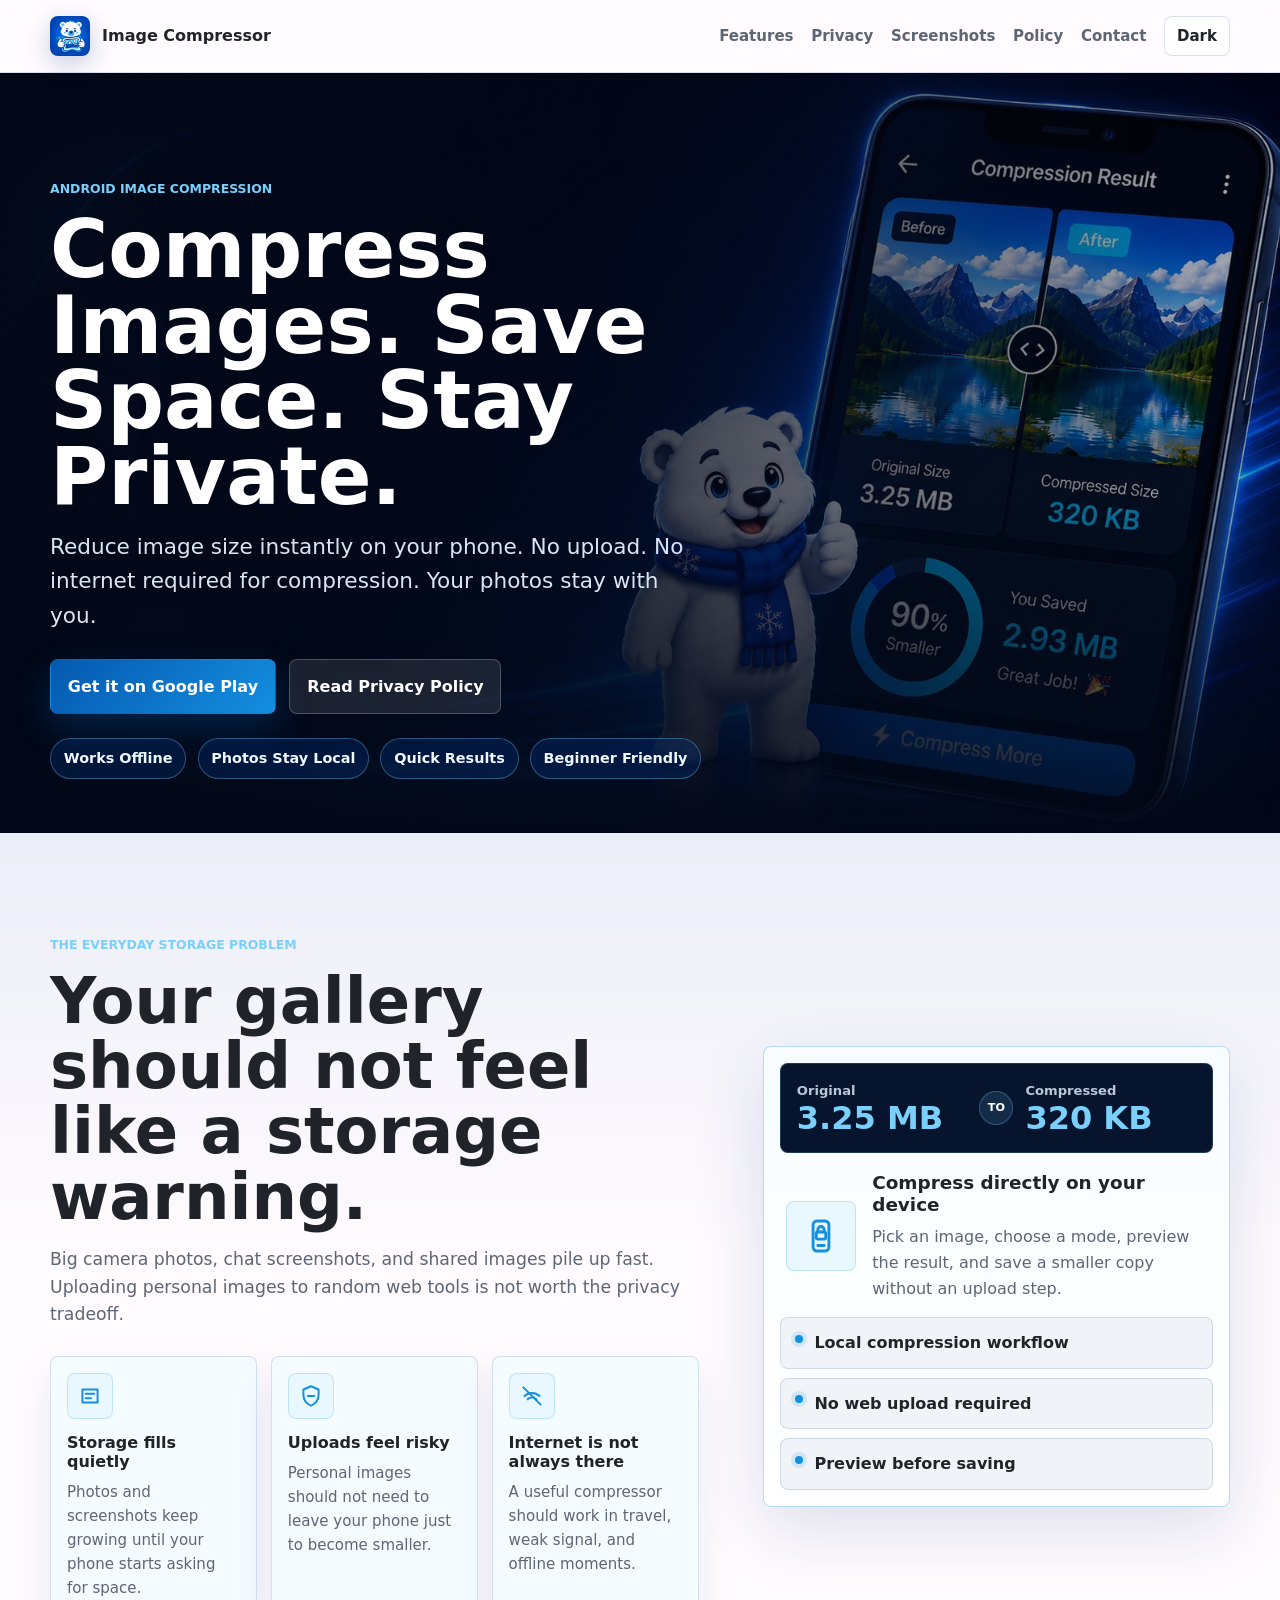
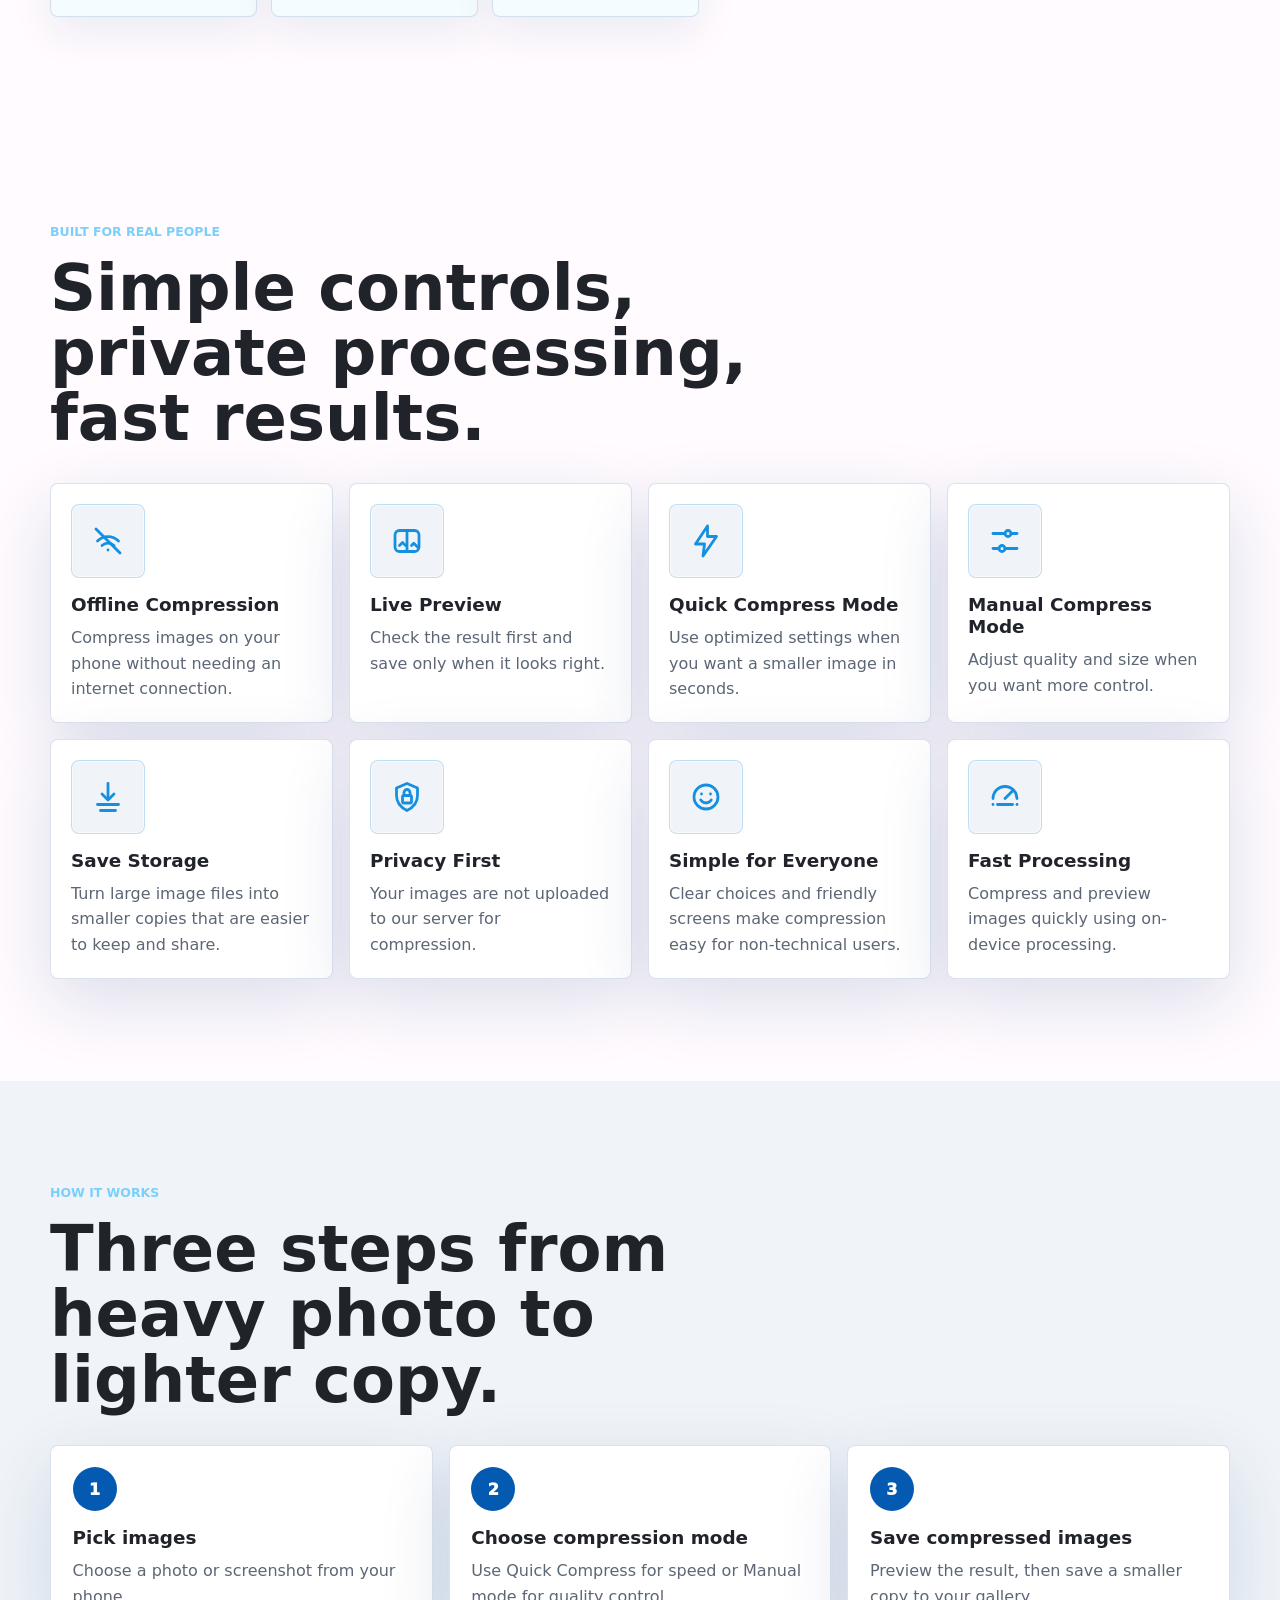
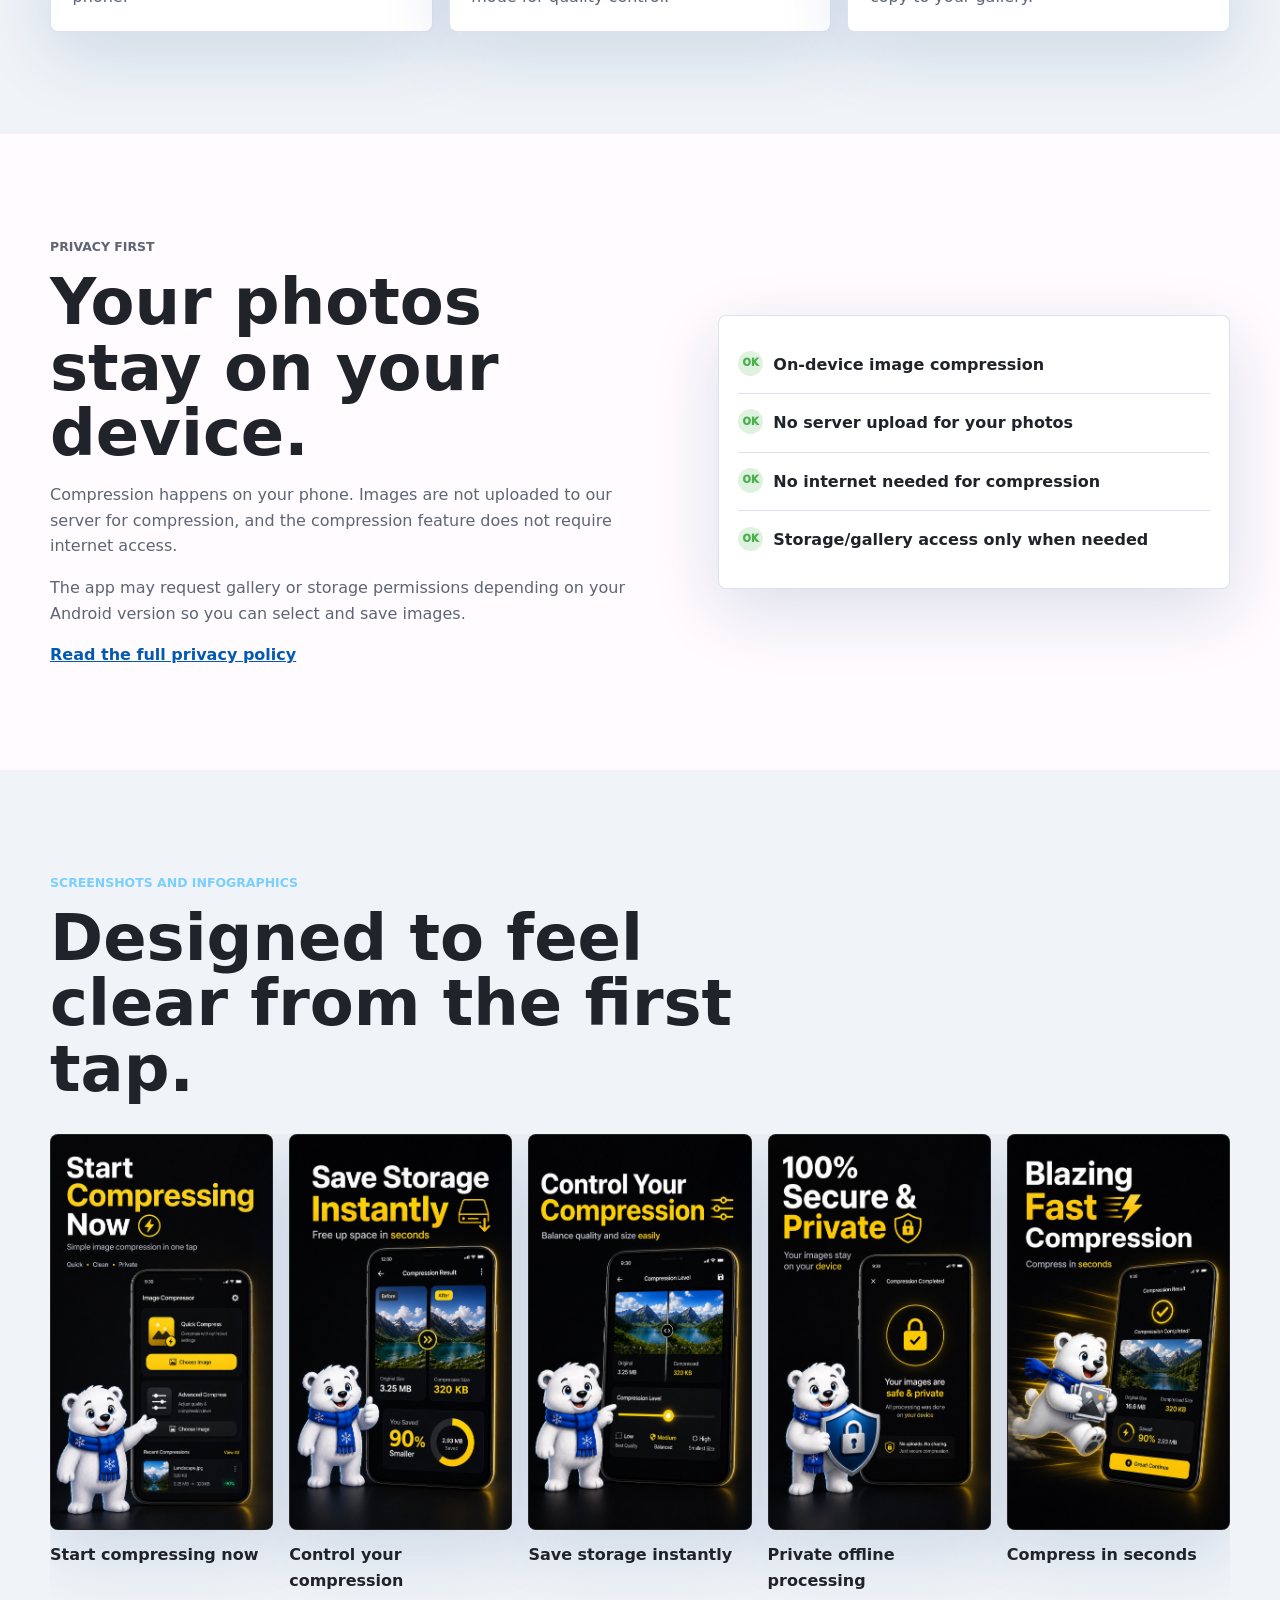
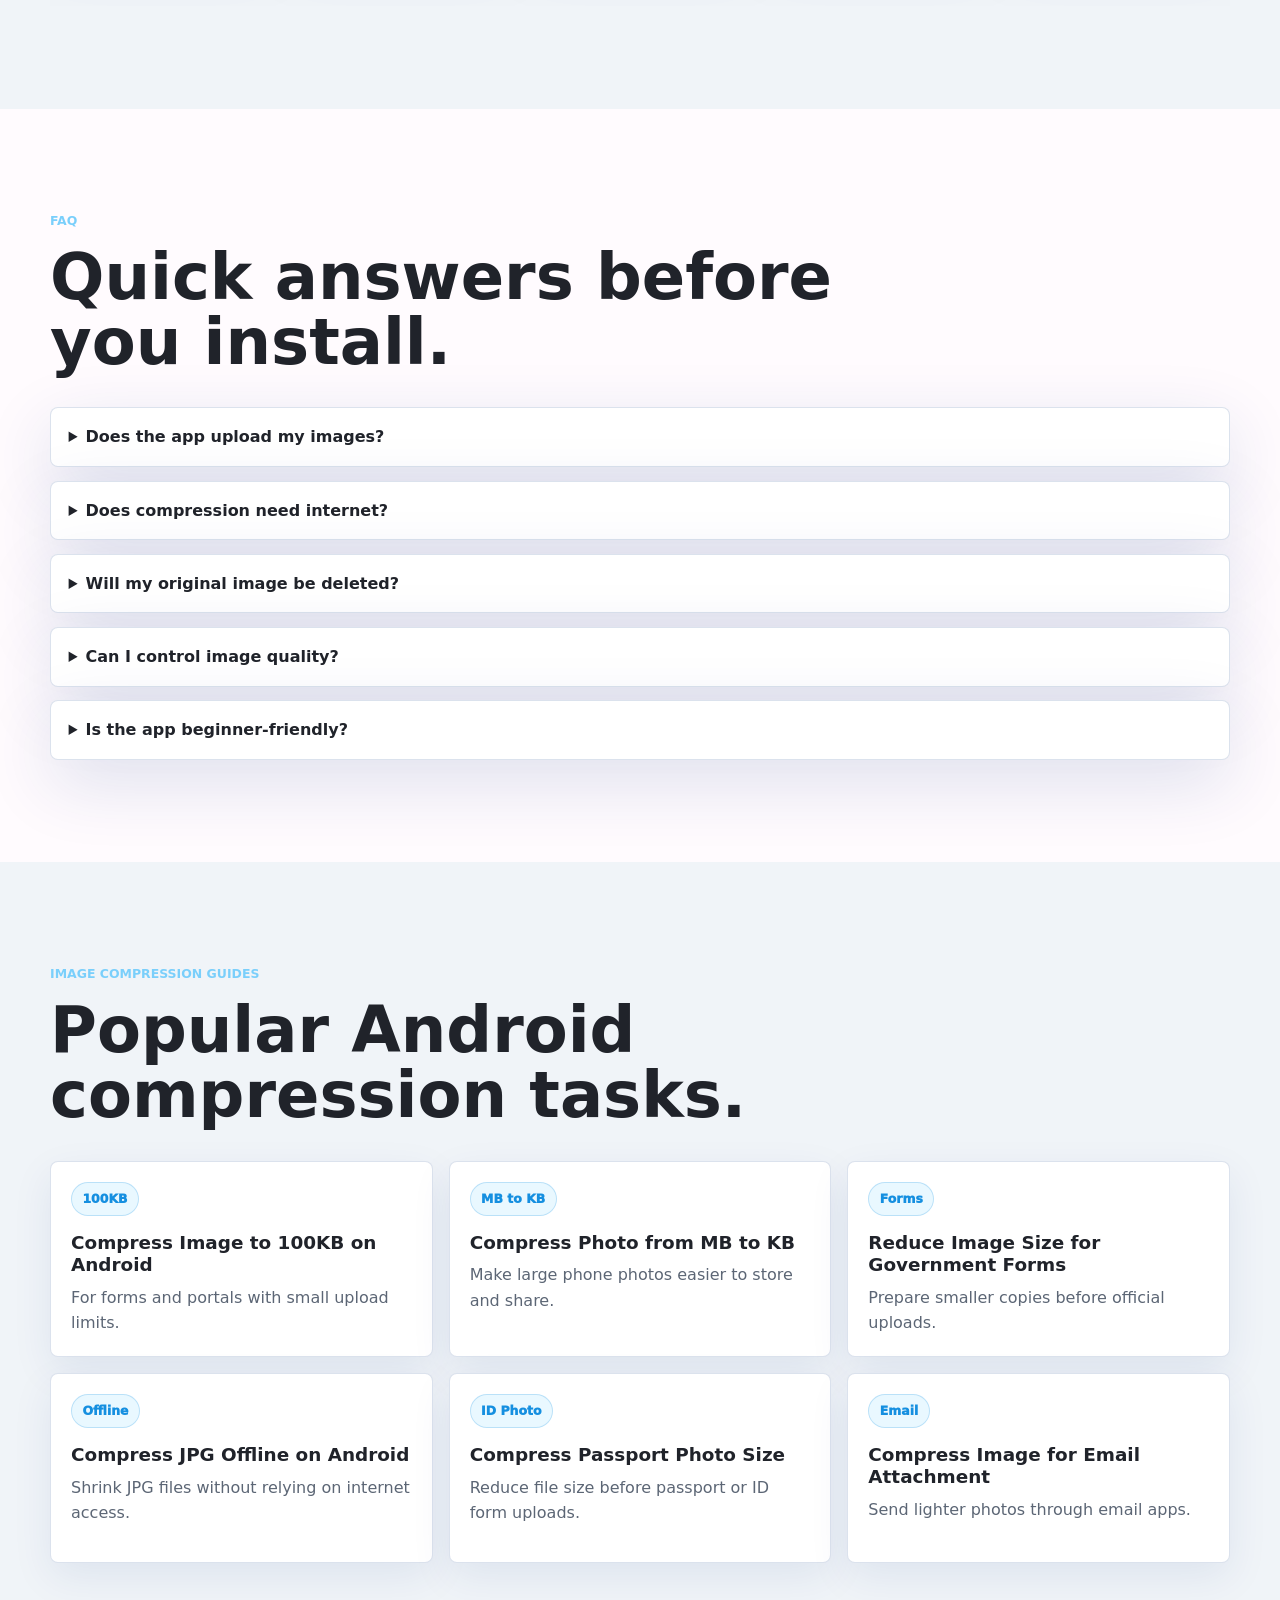
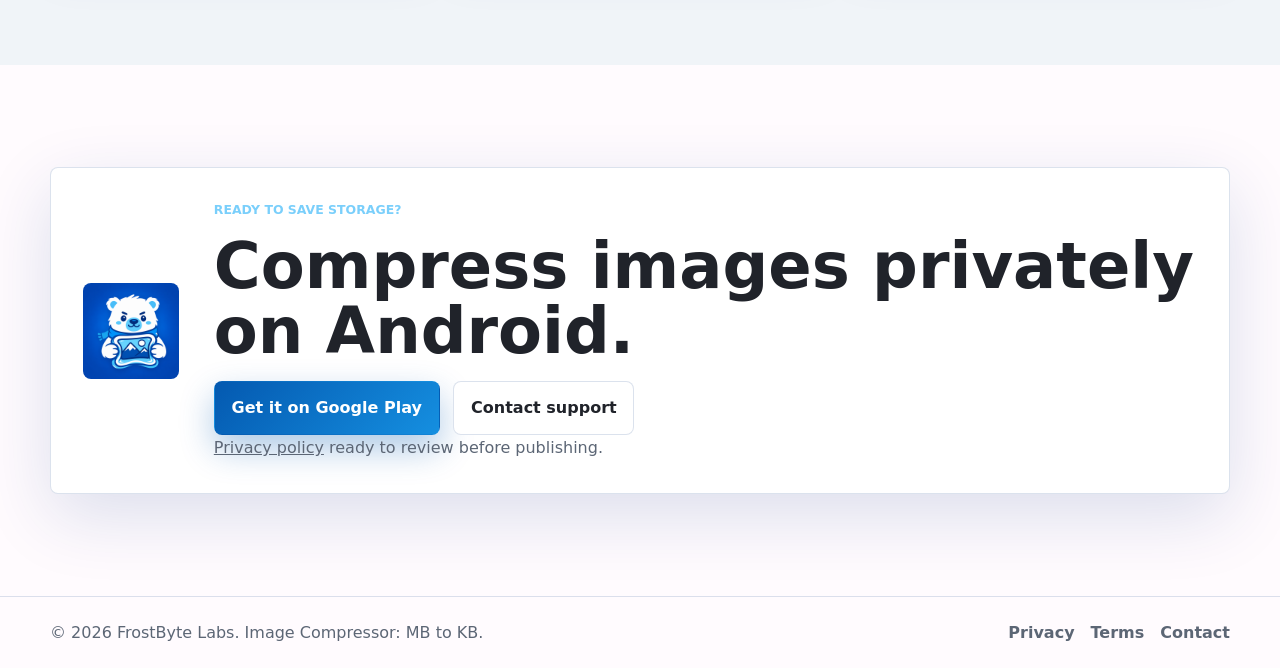
<file: index.html>
<!doctype html>
<html lang="en">
  <head>
    <meta charset="utf-8">
    <meta name="viewport" content="width=device-width, initial-scale=1">
    <title>Image Compressor: MB to KB | Offline Private Photo Compression</title>
    <meta name="description" content="Compress images, save storage, and keep photos private with Image Compressor: MB to KB. Offline on-device compression with no image uploads.">
    <meta name="theme-color" content="#0459B0">
    <meta property="og:title" content="Image Compressor: MB to KB">
    <meta property="og:description" content="Compress Images. Save Space. Stay Private. Offline image compression for Android.">
    <meta property="og:type" content="website">
    <meta property="og:image" content="assets/images/brand/feature-graphic.jpg">
    <link rel="icon" href="assets/icons/favicon.webp" type="image/webp">
    <link rel="apple-touch-icon" href="assets/icons/app-icon.png">
    <link rel="stylesheet" href="css/styles.css">
  </head>
  <body>
    <a class="skip-link" href="#main">Skip to content</a>
    <header class="site-header">
      <nav class="nav container" aria-label="Main navigation">
        <a class="brand" href="index.html" aria-label="Image Compressor home">
          <img src="assets/icons/app-icon.png" alt="" width="40" height="40">
          <span>Image Compressor</span>
        </a>
        <button class="nav-toggle" type="button" aria-expanded="false" aria-controls="nav-links">Menu</button>
        <div class="nav-links" id="nav-links">
          <a href="#features">Features</a>
          <a href="#privacy">Privacy</a>
          <a href="#screenshots">Screenshots</a>
          <a href="privacy-policy.html">Policy</a>
          <a href="contact.html">Contact</a>
          <button class="theme-toggle" type="button" aria-label="Toggle dark mode">Dark</button>
        </div>
      </nav>
    </header>

    <main id="main">
      <section class="hero">
        <div class="hero-media" aria-hidden="true">
          <img src="assets/images/brand/website-hero-banner.jpg" alt="" fetchpriority="high">
        </div>
        <div class="hero-overlay"></div>
        <div class="container hero-content">
          <p class="eyebrow">Android image compression</p>
          <h1>Compress Images. Save Space. Stay Private.</h1>
          <p class="hero-copy">Reduce image size instantly on your phone. No upload. No internet required for compression. Your photos stay with you.</p>
          <div class="cta-row">
            <a class="button primary" href="https://play.google.com/store/apps/details?id=com.frostbyte.imagecompressor" rel="noopener" aria-label="Get Image Compressor on Google Play">Get it on Google Play</a>
            <a class="button secondary" href="privacy-policy.html">Read Privacy Policy</a>
          </div>
          <ul class="trust-list" aria-label="Trust highlights">
            <li>Works Offline</li>
            <li>Photos Stay Local</li>
            <li>Quick Results</li>
            <li>Beginner Friendly</li>
          </ul>
        </div>
      </section>

      <section class="section problem-section">
        <div class="container problem-layout">
          <div class="problem-copy">
            <p class="eyebrow">The everyday storage problem</p>
            <h2>Your gallery should not feel like a storage warning.</h2>
            <p>Big camera photos, chat screenshots, and shared images pile up fast. Uploading personal images to random web tools is not worth the privacy tradeoff.</p>
            <div class="problem-points" aria-label="Common image compression problems">
              <article>
                <span class="mini-icon" aria-hidden="true">
                  <svg viewBox="0 0 24 24">
                    <path d="M5 6h14v12H5z"></path>
                    <path d="M8 10h8"></path>
                    <path d="M8 14h5"></path>
                  </svg>
                </span>
                <div>
                  <h3>Storage fills quietly</h3>
                  <p>Photos and screenshots keep growing until your phone starts asking for space.</p>
                </div>
              </article>
              <article>
                <span class="mini-icon" aria-hidden="true">
                  <svg viewBox="0 0 24 24">
                    <path d="M12 3l7 3v5c0 5-3 8-7 10-4-2-7-5-7-10V6l7-3z"></path>
                    <path d="M9 12h6"></path>
                  </svg>
                </span>
                <div>
                  <h3>Uploads feel risky</h3>
                  <p>Personal images should not need to leave your phone just to become smaller.</p>
                </div>
              </article>
              <article>
                <span class="mini-icon" aria-hidden="true">
                  <svg viewBox="0 0 24 24">
                    <path d="M5 12a10 10 0 0 1 14 0"></path>
                    <path d="M8 15a6 6 0 0 1 8 0"></path>
                    <path d="M4 4l16 16"></path>
                  </svg>
                </span>
                <div>
                  <h3>Internet is not always there</h3>
                  <p>A useful compressor should work in travel, weak signal, and offline moments.</p>
                </div>
              </article>
            </div>
          </div>
          <div class="solution-panel" aria-label="On-device compression solution">
            <div class="result-strip">
              <div>
                <span>Original</span>
                <strong>3.25 MB</strong>
              </div>
              <span class="result-arrow" aria-hidden="true">to</span>
              <div>
                <span>Compressed</span>
                <strong>320 KB</strong>
              </div>
            </div>
            <div class="device-solution">
              <span class="device-icon" aria-hidden="true">
                <svg viewBox="0 0 24 24">
                  <rect x="7" y="2.5" width="10" height="19" rx="2.5"></rect>
                  <path d="M10 18h4"></path>
                  <rect x="9" y="9.5" width="6" height="4.5" rx="1"></rect>
                  <path d="M10 9.5V8a2 2 0 0 1 4 0v1.5"></path>
                </svg>
              </span>
              <div>
                <h3>Compress directly on your device</h3>
                <p>Pick an image, choose a mode, preview the result, and save a smaller copy without an upload step.</p>
              </div>
            </div>
            <ul class="solution-checks">
              <li>Local compression workflow</li>
              <li>No web upload required</li>
              <li>Preview before saving</li>
            </ul>
          </div>
        </div>
      </section>

      <section class="section" id="features">
        <div class="container">
          <div class="section-heading">
            <p class="eyebrow">Built for real people</p>
            <h2>Simple controls, private processing, fast results.</h2>
          </div>
          <div class="feature-grid">
            <article class="feature-card">
              <span class="feature-icon" aria-hidden="true">
                <svg viewBox="0 0 24 24" role="img">
                  <path d="M5 12a10 10 0 0 1 14 0"></path>
                  <path d="M8 15a6 6 0 0 1 8 0"></path>
                  <path d="M12 18h.01"></path>
                  <path d="M4 4l16 16"></path>
                </svg>
              </span>
              <h3>Offline Compression</h3>
              <p>Compress images on your phone without needing an internet connection.</p>
            </article>
            <article class="feature-card">
              <span class="feature-icon" aria-hidden="true">
                <svg viewBox="0 0 24 24" role="img">
                  <rect x="4" y="5" width="16" height="14" rx="3"></rect>
                  <path d="M12 5v14"></path>
                  <path d="M7 15l2-2 2 2"></path>
                  <path d="M15 15l1.5-1.5L19 16"></path>
                </svg>
              </span>
              <h3>Live Preview</h3>
              <p>Check the result first and save only when it looks right.</p>
            </article>
            <article class="feature-card">
              <span class="feature-icon" aria-hidden="true">
                <svg viewBox="0 0 24 24" role="img">
                  <path d="M13 2L5 14h6l-1 8 9-13h-6l0-7z"></path>
                </svg>
              </span>
              <h3>Quick Compress Mode</h3>
              <p>Use optimized settings when you want a smaller image in seconds.</p>
            </article>
            <article class="feature-card">
              <span class="feature-icon" aria-hidden="true">
                <svg viewBox="0 0 24 24" role="img">
                  <path d="M4 7h8"></path>
                  <path d="M16 7h4"></path>
                  <circle cx="14" cy="7" r="2"></circle>
                  <path d="M4 17h4"></path>
                  <path d="M12 17h8"></path>
                  <circle cx="10" cy="17" r="2"></circle>
                </svg>
              </span>
              <h3>Manual Compress Mode</h3>
              <p>Adjust quality and size when you want more control.</p>
            </article>
            <article class="feature-card">
              <span class="feature-icon" aria-hidden="true">
                <svg viewBox="0 0 24 24" role="img">
                  <path d="M12 3v10"></path>
                  <path d="M8 10l4 4 4-4"></path>
                  <path d="M5 17h14"></path>
                  <path d="M7 21h10"></path>
                </svg>
              </span>
              <h3>Save Storage</h3>
              <p>Turn large image files into smaller copies that are easier to keep and share.</p>
            </article>
            <article class="feature-card">
              <span class="feature-icon" aria-hidden="true">
                <svg viewBox="0 0 24 24" role="img">
                  <path d="M12 3l7 3v5c0 5-3 8-7 10-4-2-7-5-7-10V6l7-3z"></path>
                  <rect x="9" y="11" width="6" height="5" rx="1"></rect>
                  <path d="M10 11V9a2 2 0 0 1 4 0v2"></path>
                </svg>
              </span>
              <h3>Privacy First</h3>
              <p>Your images are not uploaded to our server for compression.</p>
            </article>
            <article class="feature-card">
              <span class="feature-icon" aria-hidden="true">
                <svg viewBox="0 0 24 24" role="img">
                  <circle cx="12" cy="12" r="8"></circle>
                  <path d="M9 10h.01"></path>
                  <path d="M15 10h.01"></path>
                  <path d="M8.5 14c1 1.4 2.1 2 3.5 2s2.5-.6 3.5-2"></path>
                </svg>
              </span>
              <h3>Simple for Everyone</h3>
              <p>Clear choices and friendly screens make compression easy for non-technical users.</p>
            </article>
            <article class="feature-card">
              <span class="feature-icon" aria-hidden="true">
                <svg viewBox="0 0 24 24" role="img">
                  <path d="M4 13a8 8 0 1 1 16 0"></path>
                  <path d="M12 13l5-5"></path>
                  <path d="M7 17h10"></path>
                  <path d="M4 17h.01"></path>
                  <path d="M20 17h.01"></path>
                </svg>
              </span>
              <h3>Fast Processing</h3>
              <p>Compress and preview images quickly using on-device processing.</p>
            </article>
          </div>
        </div>
      </section>

      <section class="section steps-section">
        <div class="container">
          <div class="section-heading">
            <p class="eyebrow">How it works</p>
            <h2>Three steps from heavy photo to lighter copy.</h2>
          </div>
          <div class="steps">
            <article>
              <span>1</span>
              <h3>Pick images</h3>
              <p>Choose a photo or screenshot from your phone.</p>
            </article>
            <article>
              <span>2</span>
              <h3>Choose compression mode</h3>
              <p>Use Quick Compress for speed or Manual mode for quality control.</p>
            </article>
            <article>
              <span>3</span>
              <h3>Save compressed images</h3>
              <p>Preview the result, then save a smaller copy to your gallery.</p>
            </article>
          </div>
        </div>
      </section>

      <section class="section privacy-section" id="privacy">
        <div class="container split privacy-split">
          <div>
            <p class="eyebrow">Privacy first</p>
            <h2>Your photos stay on your device.</h2>
            <p>Compression happens on your phone. Images are not uploaded to our server for compression, and the compression feature does not require internet access.</p>
            <p>The app may request gallery or storage permissions depending on your Android version so you can select and save images.</p>
            <a class="text-link" href="privacy-policy.html">Read the full privacy policy</a>
          </div>
          <ul class="privacy-checks">
            <li>On-device image compression</li>
            <li>No server upload for your photos</li>
            <li>No internet needed for compression</li>
            <li>Storage/gallery access only when needed</li>
          </ul>
        </div>
      </section>

      <section class="section gallery-section" id="screenshots">
        <div class="container">
          <div class="section-heading">
            <p class="eyebrow">Screenshots and infographics</p>
            <h2>Designed to feel clear from the first tap.</h2>
          </div>
          <div class="screenshot-rail" aria-label="App screenshots">
            <figure>
              <img src="assets/images/screenshots/phone-start-compressing.jpg" alt="Image Compressor start screen showing quick and advanced compression modes" loading="lazy">
              <figcaption>Start compressing now</figcaption>
            </figure>
            <figure>
              <img src="assets/images/screenshots/phone-control-compression.jpg" alt="Compression level screen with before and after preview" loading="lazy">
              <figcaption>Control your compression</figcaption>
            </figure>
            <figure>
              <img src="assets/images/screenshots/phone-save-storage.jpg" alt="Compression result screen showing storage saved" loading="lazy">
              <figcaption>Save storage instantly</figcaption>
            </figure>
            <figure>
              <img src="assets/images/screenshots/phone-private-processing.jpg" alt="Privacy screen showing images stay on device" loading="lazy">
              <figcaption>Private offline processing</figcaption>
            </figure>
            <figure>
              <img src="assets/images/screenshots/phone-fast-compression.jpg" alt="Compression completed screen showing fast result" loading="lazy">
              <figcaption>Compress in seconds</figcaption>
            </figure>
          </div>
        </div>
      </section>

      <section class="section faq-section">
        <div class="container">
          <div class="section-heading">
            <p class="eyebrow">FAQ</p>
            <h2>Quick answers before you install.</h2>
          </div>
          <div class="faq-list">
            <details>
              <summary>Does the app upload my images?</summary>
              <p>No. Compression happens on your device. Your images are not uploaded to our server for compression.</p>
            </details>
            <details>
              <summary>Does compression need internet?</summary>
              <p>No. Image compression works offline.</p>
            </details>
            <details>
              <summary>Will my original image be deleted?</summary>
              <p>No. The app saves a compressed copy and does not delete the original unless a future option clearly asks and you choose it.</p>
            </details>
            <details>
              <summary>Can I control image quality?</summary>
              <p>Yes. Manual compression mode lets you adjust quality and size settings.</p>
            </details>
            <details>
              <summary>Is the app beginner-friendly?</summary>
              <p>Yes. It is designed for everyone, with clear choices and simple steps.</p>
            </details>
          </div>
        </div>
      </section>

      <section class="section guides-section" id="guides">
        <div class="container">
          <div class="section-heading">
            <p class="eyebrow">Image compression guides</p>
            <h2>Popular Android compression tasks.</h2>
          </div>
          <div class="guide-grid">
            <a class="guide-card" href="image-to-100kb.html">
              <span>100KB</span>
              <h3>Compress Image to 100KB on Android</h3>
              <p>For forms and portals with small upload limits.</p>
            </a>
            <a class="guide-card" href="photo-mb-to-kb.html">
              <span>MB to KB</span>
              <h3>Compress Photo from MB to KB</h3>
              <p>Make large phone photos easier to store and share.</p>
            </a>
            <a class="guide-card" href="reduce-image-size-for-form.html">
              <span>Forms</span>
              <h3>Reduce Image Size for Government Forms</h3>
              <p>Prepare smaller copies before official uploads.</p>
            </a>
            <a class="guide-card" href="offline-jpg-compressor.html">
              <span>Offline</span>
              <h3>Compress JPG Offline on Android</h3>
              <p>Shrink JPG files without relying on internet access.</p>
            </a>
            <a class="guide-card" href="passport-photo-size-compressor.html">
              <span>ID Photo</span>
              <h3>Compress Passport Photo Size</h3>
              <p>Reduce file size before passport or ID form uploads.</p>
            </a>
            <a class="guide-card" href="compress-image-for-email.html">
              <span>Email</span>
              <h3>Compress Image for Email Attachment</h3>
              <p>Send lighter photos through email apps.</p>
            </a>
          </div>
        </div>
      </section>

      <section class="final-cta">
        <div class="container final-cta-inner">
          <img src="assets/icons/app-icon.png" alt="Image Compressor app icon" loading="lazy" width="96" height="96">
          <div>
            <p class="eyebrow">Ready to save storage?</p>
            <h2>Compress images privately on Android.</h2>
            <div class="cta-row">
              <a class="button primary" href="https://play.google.com/store/apps/details?id=com.frostbyte.imagecompressor" rel="noopener">Get it on Google Play</a>
              <a class="button secondary" href="contact.html">Contact support</a>
            </div>
            <p class="small-note"><a href="privacy-policy.html">Privacy policy</a> ready to review before publishing.</p>
          </div>
        </div>
      </section>
    </main>

    <footer class="site-footer">
      <div class="container footer-inner">
        <p>&copy; <span data-year></span> FrostByte Labs. Image Compressor: MB to KB.</p>
        <nav aria-label="Footer navigation">
          <a href="privacy-policy.html">Privacy</a>
          <a href="terms.html">Terms</a>
          <a href="contact.html">Contact</a>
        </nav>
      </div>
    </footer>
    <script src="js/main.js" defer></script>
  </body>
</html>
</file>
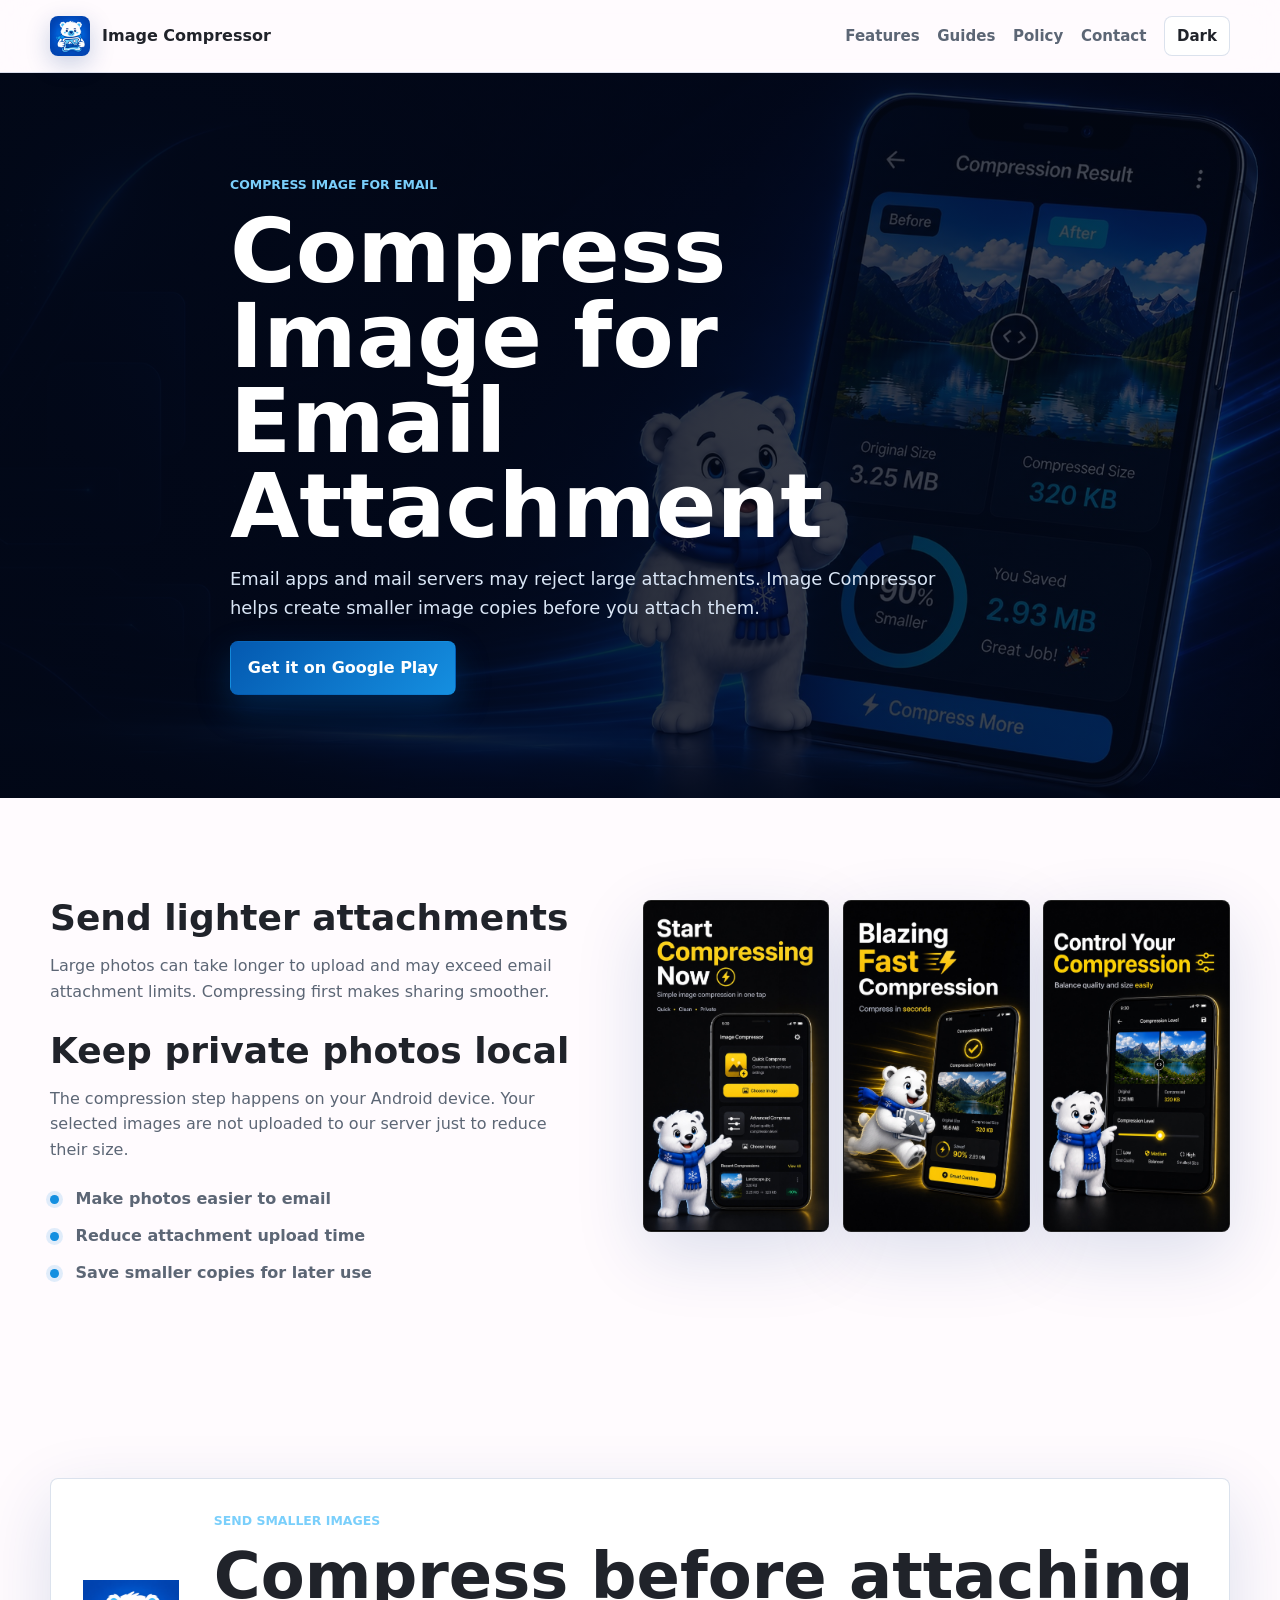
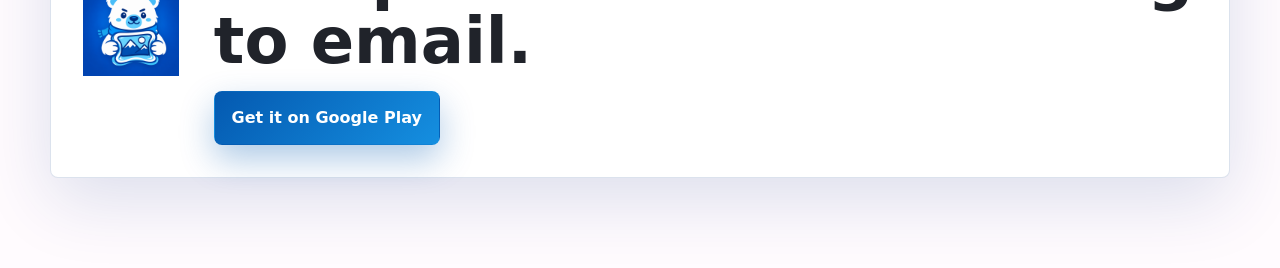
<file: compress-image-for-email.html>
<!doctype html>
<html lang="en">
  <head>
    <meta charset="utf-8">
    <meta name="viewport" content="width=device-width, initial-scale=1">
    <title>Compress Image for Email Attachment | Image Compressor</title>
    <meta name="description" content="Compress images for email attachments on Android. Make photos smaller before sending while keeping compression on your device.">
    <meta name="theme-color" content="#0459B0">
    <meta property="og:title" content="Compress Image for Email Attachment">
    <meta property="og:description" content="Make photos easier to email with private Android image compression.">
    <meta property="og:type" content="website">
    <meta property="og:image" content="assets/images/brand/website-hero-banner.jpg">
    <link rel="icon" href="assets/icons/favicon.webp" type="image/webp">
    <link rel="stylesheet" href="css/styles.css">
  </head>
  <body>
    <header class="site-header compact">
      <nav class="nav container" aria-label="Main navigation">
        <a class="brand" href="index.html">
          <img src="assets/icons/app-icon.png" alt="" width="40" height="40">
          <span>Image Compressor</span>
        </a>
        <button class="nav-toggle" type="button" aria-expanded="false" aria-controls="nav-links">Menu</button>
        <div class="nav-links" id="nav-links">
          <a href="index.html#features">Features</a>
          <a href="index.html#guides">Guides</a>
          <a href="privacy-policy.html">Policy</a>
          <a href="contact.html">Contact</a>
          <button class="theme-toggle" type="button" aria-label="Toggle dark mode">Dark</button>
        </div>
      </nav>
    </header>

    <main class="seo-page">
      <section class="seo-hero">
        <div class="container narrow">
          <p class="eyebrow">Compress image for email</p>
          <h1>Compress Image for Email Attachment</h1>
          <p>Email apps and mail servers may reject large attachments. Image Compressor helps create smaller image copies before you attach them.</p>
          <a class="button primary" href="https://play.google.com/store/apps/details?id=com.frostbyte.imagecompressor" rel="noopener">Get it on Google Play</a>
        </div>
      </section>

      <section class="section">
        <div class="container seo-layout">
          <article class="seo-copy">
            <h2>Send lighter attachments</h2>
            <p>Large photos can take longer to upload and may exceed email attachment limits. Compressing first makes sharing smoother.</p>
            <h2>Keep private photos local</h2>
            <p>The compression step happens on your Android device. Your selected images are not uploaded to our server just to reduce their size.</p>
            <ul class="seo-checklist">
              <li>Make photos easier to email</li>
              <li>Reduce attachment upload time</li>
              <li>Save smaller copies for later use</li>
            </ul>
          </article>
          <aside class="seo-screens" aria-label="App screenshots">
            <img src="assets/images/screenshots/phone-start-compressing.jpg" alt="Image Compressor mode selection screen" loading="lazy">
            <img src="assets/images/screenshots/phone-fast-compression.jpg" alt="Fast compression completed screen" loading="lazy">
            <img src="assets/images/screenshots/phone-save-storage.jpg" alt="Compressed image with saved storage result" loading="lazy">
          </aside>
        </div>
      </section>

      <section class="seo-cta">
        <div class="container final-cta-inner">
          <img src="assets/icons/app-icon.png" alt="Image Compressor app icon" loading="lazy" width="96" height="96">
          <div>
            <p class="eyebrow">Send smaller images</p>
            <h2>Compress before attaching to email.</h2>
            <a class="button primary" href="https://play.google.com/store/apps/details?id=com.frostbyte.imagecompressor" rel="noopener">Get it on Google Play</a>
          </div>
        </div>
      </section>
    </main>
    <script src="js/main.js" defer></script>
  </body>
</html>
</file>
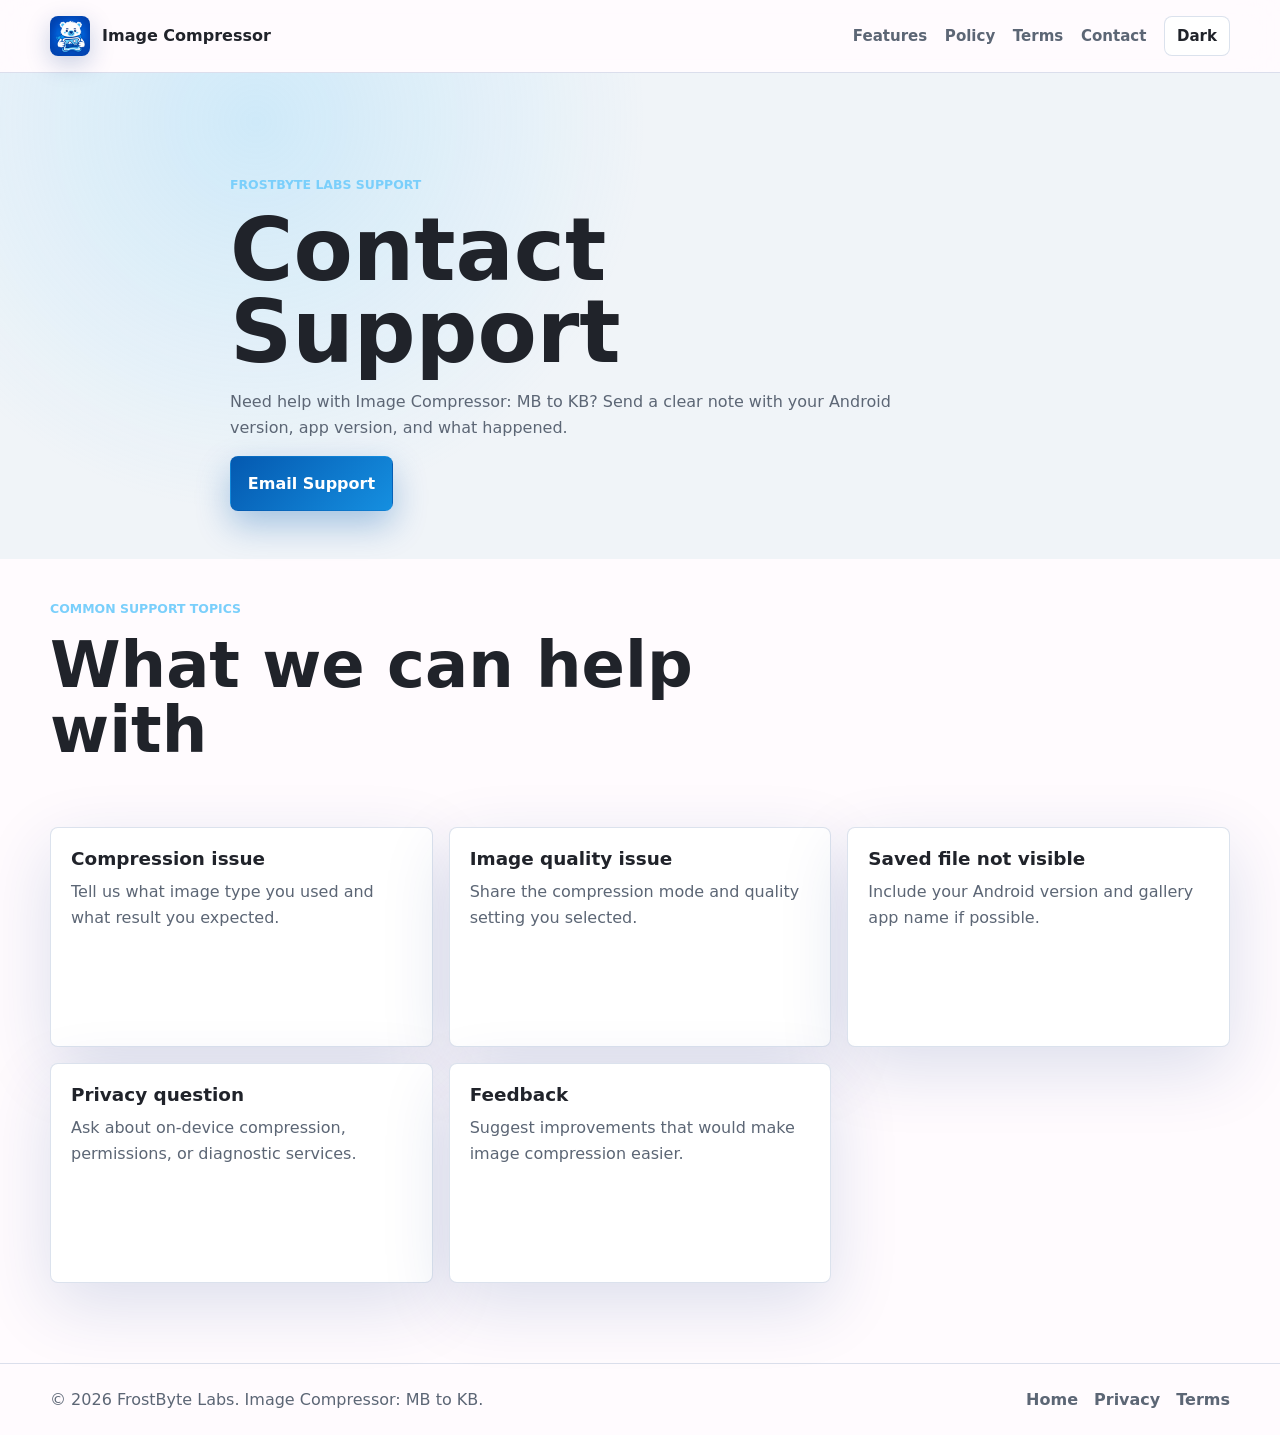
<file: contact.html>
<!doctype html>
<html lang="en">
  <head>
    <meta charset="utf-8">
    <meta name="viewport" content="width=device-width, initial-scale=1">
    <title>Contact Support | Image Compressor: MB to KB</title>
    <meta name="description" content="Contact FrostByte Labs for Image Compressor: MB to KB support, privacy questions, feedback, and compression help.">
    <meta name="theme-color" content="#0459B0">
    <meta property="og:title" content="Contact Support | Image Compressor: MB to KB">
    <meta property="og:description" content="Get support for compression issues, image quality, saved files, privacy questions, and feedback.">
    <meta property="og:type" content="website">
    <meta property="og:image" content="assets/images/brand/feature-graphic.jpg">
    <link rel="icon" href="assets/icons/favicon.webp" type="image/webp">
    <link rel="stylesheet" href="css/styles.css">
  </head>
  <body>
    <header class="site-header compact">
      <nav class="nav container" aria-label="Main navigation">
        <a class="brand" href="index.html">
          <img src="assets/icons/app-icon.png" alt="" width="40" height="40">
          <span>Image Compressor</span>
        </a>
        <button class="nav-toggle" type="button" aria-expanded="false" aria-controls="nav-links">Menu</button>
        <div class="nav-links" id="nav-links">
          <a href="index.html#features">Features</a>
          <a href="privacy-policy.html">Policy</a>
          <a href="terms.html">Terms</a>
          <a href="contact.html">Contact</a>
          <button class="theme-toggle" type="button" aria-label="Toggle dark mode">Dark</button>
        </div>
      </nav>
    </header>

    <main class="document-page">
      <section class="doc-hero">
        <div class="container narrow">
          <p class="eyebrow">FrostByte Labs support</p>
          <h1>Contact Support</h1>
          <p>Need help with Image Compressor: MB to KB? Send a clear note with your Android version, app version, and what happened.</p>
          <a class="button primary" href="mailto:hello.frostbyte@gmail.com?subject=Image%20Compressor%20Support">Email Support</a>
        </div>
      </section>

      <section class="container support-grid" aria-labelledby="support-topics">
        <div class="section-heading">
          <p class="eyebrow">Common support topics</p>
          <h2 id="support-topics">What we can help with</h2>
        </div>
        <article class="feature-card">
          <h3>Compression issue</h3>
          <p>Tell us what image type you used and what result you expected.</p>
        </article>
        <article class="feature-card">
          <h3>Image quality issue</h3>
          <p>Share the compression mode and quality setting you selected.</p>
        </article>
        <article class="feature-card">
          <h3>Saved file not visible</h3>
          <p>Include your Android version and gallery app name if possible.</p>
        </article>
        <article class="feature-card">
          <h3>Privacy question</h3>
          <p>Ask about on-device compression, permissions, or diagnostic services.</p>
        </article>
        <article class="feature-card">
          <h3>Feedback</h3>
          <p>Suggest improvements that would make image compression easier.</p>
        </article>
      </section>
    </main>

    <footer class="site-footer">
      <div class="container footer-inner">
        <p>&copy; <span data-year></span> FrostByte Labs. Image Compressor: MB to KB.</p>
        <nav aria-label="Footer navigation">
          <a href="index.html">Home</a>
          <a href="privacy-policy.html">Privacy</a>
          <a href="terms.html">Terms</a>
        </nav>
      </div>
    </footer>
    <script src="js/main.js" defer></script>
  </body>
</html>
</file>
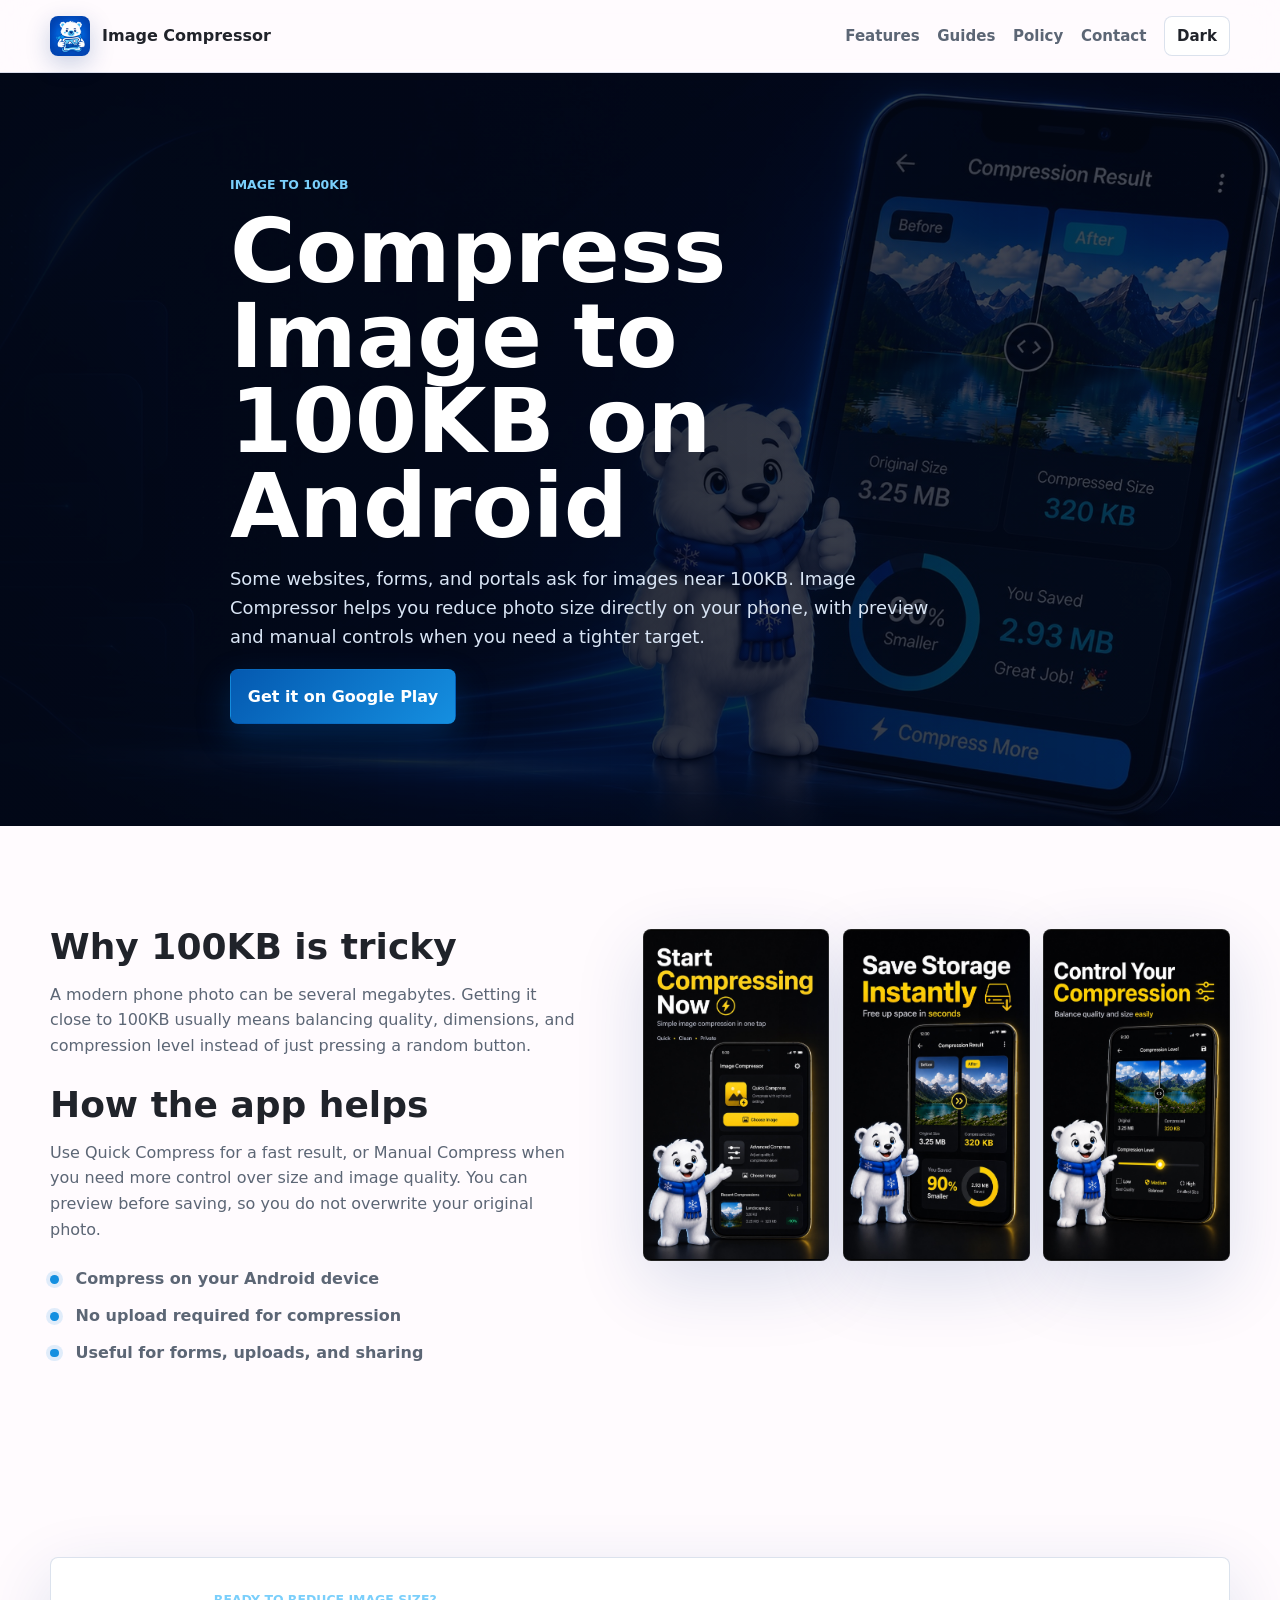
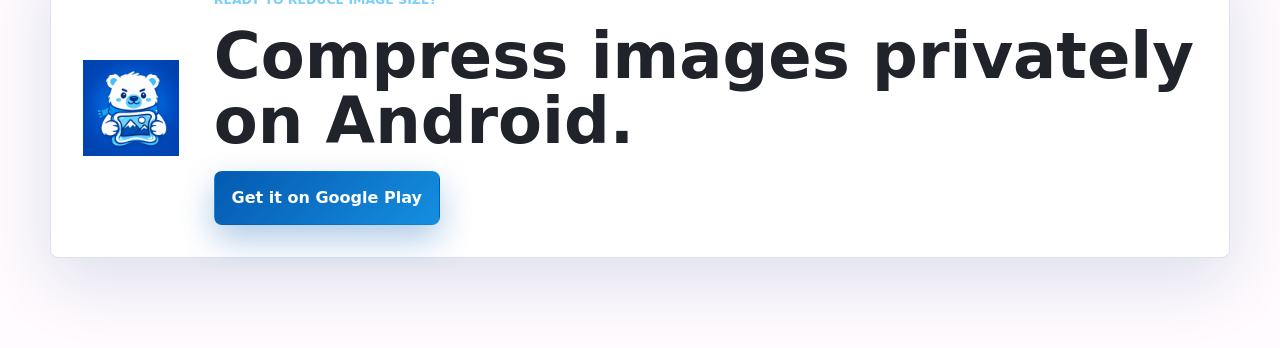
<file: image-to-100kb.html>
<!doctype html>
<html lang="en">
  <head>
    <meta charset="utf-8">
    <meta name="viewport" content="width=device-width, initial-scale=1">
    <title>Compress Image to 100KB on Android | Image Compressor</title>
    <meta name="description" content="Compress an image to around 100KB on Android with private on-device compression. Reduce file size without uploading photos.">
    <meta name="theme-color" content="#0459B0">
    <meta property="og:title" content="Compress Image to 100KB on Android">
    <meta property="og:description" content="Use Image Compressor to reduce image size on Android while keeping photos on your device.">
    <meta property="og:type" content="website">
    <meta property="og:image" content="assets/images/brand/website-hero-banner.jpg">
    <link rel="icon" href="assets/icons/favicon.webp" type="image/webp">
    <link rel="stylesheet" href="css/styles.css">
  </head>
  <body>
    <header class="site-header compact">
      <nav class="nav container" aria-label="Main navigation">
        <a class="brand" href="index.html">
          <img src="assets/icons/app-icon.png" alt="" width="40" height="40">
          <span>Image Compressor</span>
        </a>
        <button class="nav-toggle" type="button" aria-expanded="false" aria-controls="nav-links">Menu</button>
        <div class="nav-links" id="nav-links">
          <a href="index.html#features">Features</a>
          <a href="index.html#guides">Guides</a>
          <a href="privacy-policy.html">Policy</a>
          <a href="contact.html">Contact</a>
          <button class="theme-toggle" type="button" aria-label="Toggle dark mode">Dark</button>
        </div>
      </nav>
    </header>

    <main class="seo-page">
      <section class="seo-hero">
        <div class="container narrow">
          <p class="eyebrow">Image to 100KB</p>
          <h1>Compress Image to 100KB on Android</h1>
          <p>Some websites, forms, and portals ask for images near 100KB. Image Compressor helps you reduce photo size directly on your phone, with preview and manual controls when you need a tighter target.</p>
          <a class="button primary" href="https://play.google.com/store/apps/details?id=com.frostbyte.imagecompressor" rel="noopener">Get it on Google Play</a>
        </div>
      </section>

      <section class="section">
        <div class="container seo-layout">
          <article class="seo-copy">
            <h2>Why 100KB is tricky</h2>
            <p>A modern phone photo can be several megabytes. Getting it close to 100KB usually means balancing quality, dimensions, and compression level instead of just pressing a random button.</p>
            <h2>How the app helps</h2>
            <p>Use Quick Compress for a fast result, or Manual Compress when you need more control over size and image quality. You can preview before saving, so you do not overwrite your original photo.</p>
            <ul class="seo-checklist">
              <li>Compress on your Android device</li>
              <li>No upload required for compression</li>
              <li>Useful for forms, uploads, and sharing</li>
            </ul>
          </article>
          <aside class="seo-screens" aria-label="App screenshots">
            <img src="assets/images/screenshots/phone-start-compressing.jpg" alt="Start screen with quick and advanced compression options" loading="lazy">
            <img src="assets/images/screenshots/phone-control-compression.jpg" alt="Compression control screen with before and after preview" loading="lazy">
            <img src="assets/images/screenshots/phone-save-storage.jpg" alt="Result screen showing compressed image size and storage saved" loading="lazy">
          </aside>
        </div>
      </section>

      <section class="seo-cta">
        <div class="container final-cta-inner">
          <img src="assets/icons/app-icon.png" alt="Image Compressor app icon" loading="lazy" width="96" height="96">
          <div>
            <p class="eyebrow">Ready to reduce image size?</p>
            <h2>Compress images privately on Android.</h2>
            <a class="button primary" href="https://play.google.com/store/apps/details?id=com.frostbyte.imagecompressor" rel="noopener">Get it on Google Play</a>
          </div>
        </div>
      </section>
    </main>
    <script src="js/main.js" defer></script>
  </body>
</html>
</file>
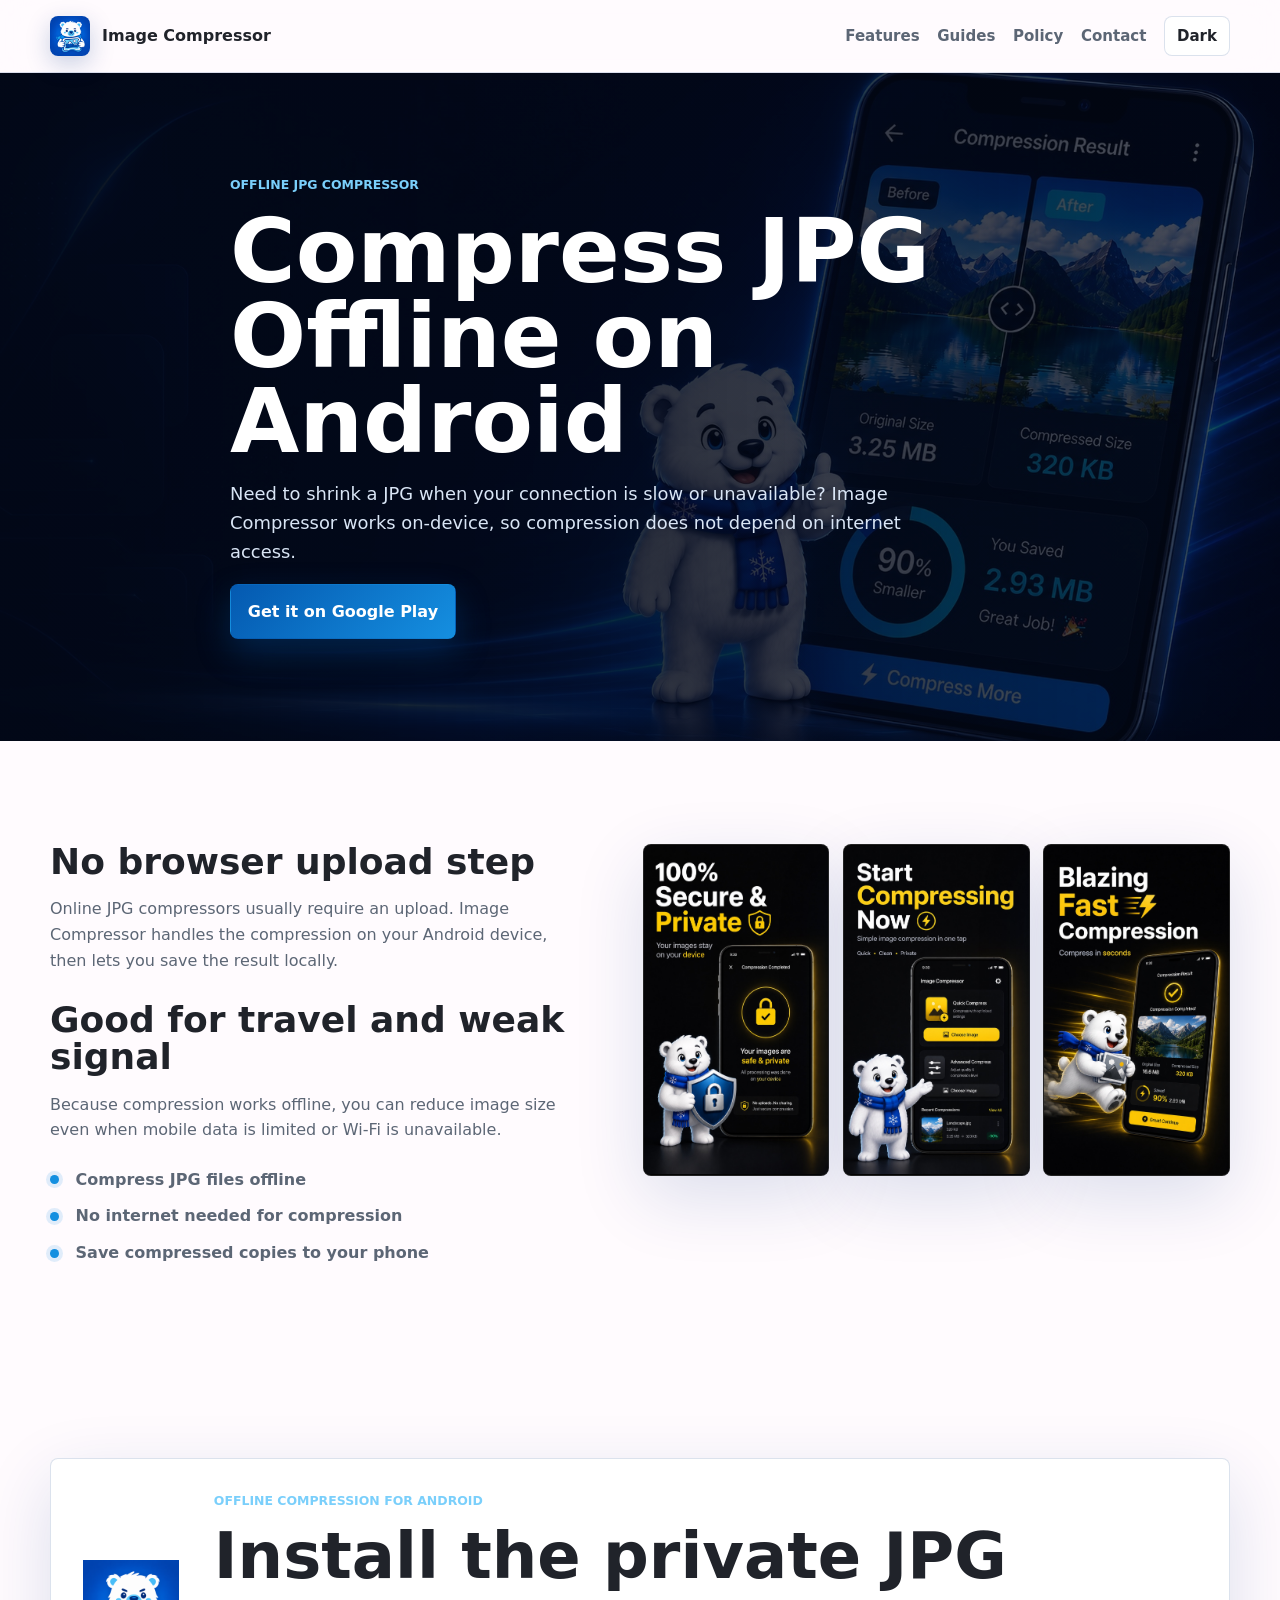
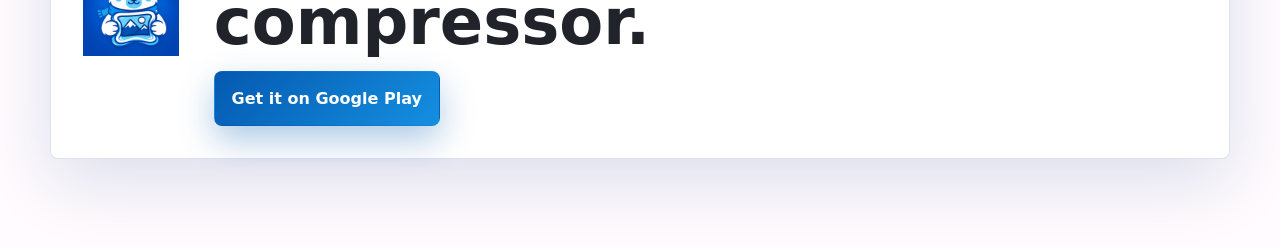
<file: offline-jpg-compressor.html>
<!doctype html>
<html lang="en">
  <head>
    <meta charset="utf-8">
    <meta name="viewport" content="width=device-width, initial-scale=1">
    <title>Compress JPG Offline on Android | Image Compressor</title>
    <meta name="description" content="Compress JPG images offline on Android. No internet is required for image compression and selected photos stay on your device.">
    <meta name="theme-color" content="#0459B0">
    <meta property="og:title" content="Compress JPG Offline on Android">
    <meta property="og:description" content="Offline JPG compression for Android with private on-device processing.">
    <meta property="og:type" content="website">
    <meta property="og:image" content="assets/images/brand/website-hero-banner.jpg">
    <link rel="icon" href="assets/icons/favicon.webp" type="image/webp">
    <link rel="stylesheet" href="css/styles.css">
  </head>
  <body>
    <header class="site-header compact">
      <nav class="nav container" aria-label="Main navigation">
        <a class="brand" href="index.html">
          <img src="assets/icons/app-icon.png" alt="" width="40" height="40">
          <span>Image Compressor</span>
        </a>
        <button class="nav-toggle" type="button" aria-expanded="false" aria-controls="nav-links">Menu</button>
        <div class="nav-links" id="nav-links">
          <a href="index.html#features">Features</a>
          <a href="index.html#guides">Guides</a>
          <a href="privacy-policy.html">Policy</a>
          <a href="contact.html">Contact</a>
          <button class="theme-toggle" type="button" aria-label="Toggle dark mode">Dark</button>
        </div>
      </nav>
    </header>

    <main class="seo-page">
      <section class="seo-hero">
        <div class="container narrow">
          <p class="eyebrow">Offline JPG compressor</p>
          <h1>Compress JPG Offline on Android</h1>
          <p>Need to shrink a JPG when your connection is slow or unavailable? Image Compressor works on-device, so compression does not depend on internet access.</p>
          <a class="button primary" href="https://play.google.com/store/apps/details?id=com.frostbyte.imagecompressor" rel="noopener">Get it on Google Play</a>
        </div>
      </section>

      <section class="section">
        <div class="container seo-layout">
          <article class="seo-copy">
            <h2>No browser upload step</h2>
            <p>Online JPG compressors usually require an upload. Image Compressor handles the compression on your Android device, then lets you save the result locally.</p>
            <h2>Good for travel and weak signal</h2>
            <p>Because compression works offline, you can reduce image size even when mobile data is limited or Wi-Fi is unavailable.</p>
            <ul class="seo-checklist">
              <li>Compress JPG files offline</li>
              <li>No internet needed for compression</li>
              <li>Save compressed copies to your phone</li>
            </ul>
          </article>
          <aside class="seo-screens" aria-label="App screenshots">
            <img src="assets/images/screenshots/phone-private-processing.jpg" alt="Private offline processing screen" loading="lazy">
            <img src="assets/images/screenshots/phone-start-compressing.jpg" alt="Quick and advanced compression modes" loading="lazy">
            <img src="assets/images/screenshots/phone-fast-compression.jpg" alt="Fast compression completed screen" loading="lazy">
          </aside>
        </div>
      </section>

      <section class="seo-cta">
        <div class="container final-cta-inner">
          <img src="assets/icons/app-icon.png" alt="Image Compressor app icon" loading="lazy" width="96" height="96">
          <div>
            <p class="eyebrow">Offline compression for Android</p>
            <h2>Install the private JPG compressor.</h2>
            <a class="button primary" href="https://play.google.com/store/apps/details?id=com.frostbyte.imagecompressor" rel="noopener">Get it on Google Play</a>
          </div>
        </div>
      </section>
    </main>
    <script src="js/main.js" defer></script>
  </body>
</html>
</file>
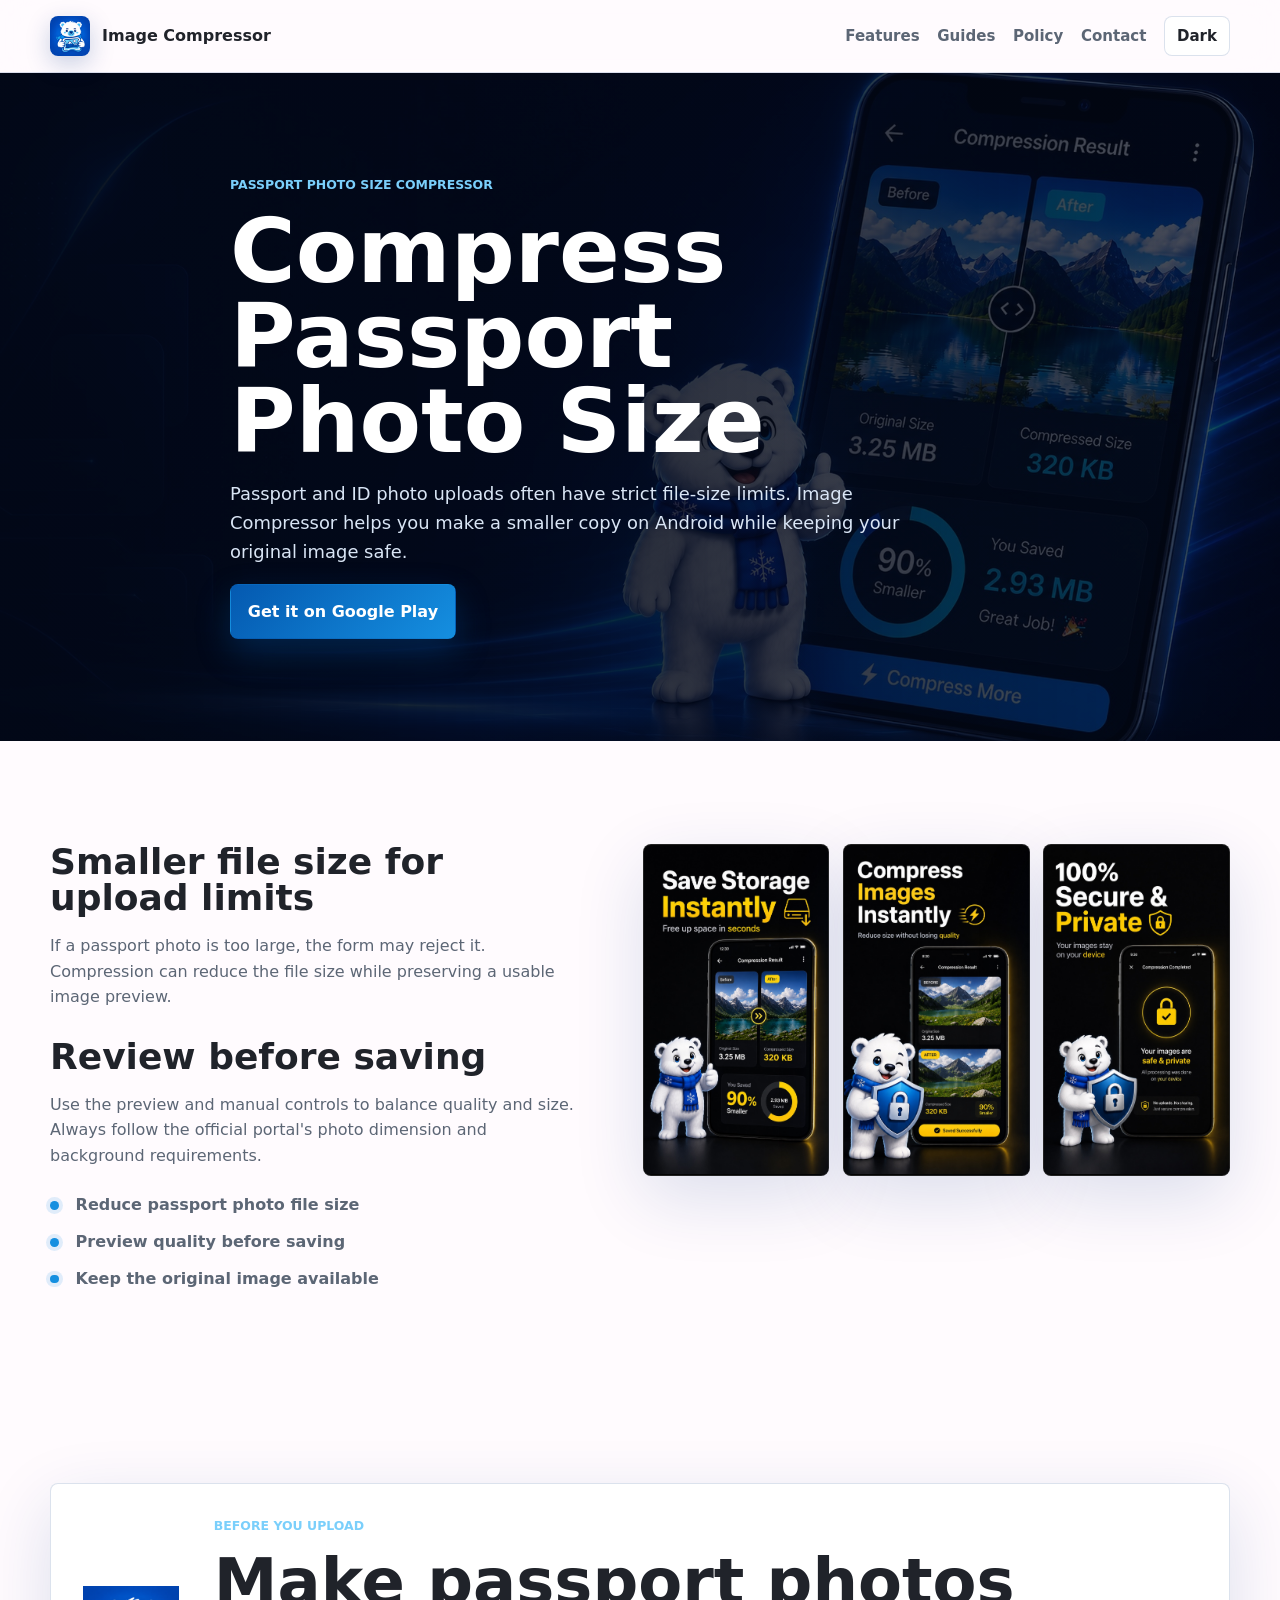
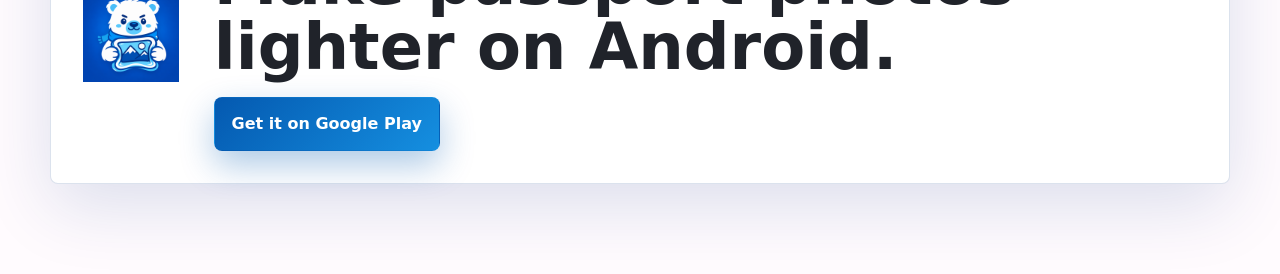
<file: passport-photo-size-compressor.html>
<!doctype html>
<html lang="en">
  <head>
    <meta charset="utf-8">
    <meta name="viewport" content="width=device-width, initial-scale=1">
    <title>Compress Passport Photo Size on Android | Image Compressor</title>
    <meta name="description" content="Compress passport photo file size on Android. Create smaller image copies privately before uploading to forms or applications.">
    <meta name="theme-color" content="#0459B0">
    <meta property="og:title" content="Compress Passport Photo Size">
    <meta property="og:description" content="Reduce passport photo file size on Android with on-device compression.">
    <meta property="og:type" content="website">
    <meta property="og:image" content="assets/images/brand/website-hero-banner.jpg">
    <link rel="icon" href="assets/icons/favicon.webp" type="image/webp">
    <link rel="stylesheet" href="css/styles.css">
  </head>
  <body>
    <header class="site-header compact">
      <nav class="nav container" aria-label="Main navigation">
        <a class="brand" href="index.html">
          <img src="assets/icons/app-icon.png" alt="" width="40" height="40">
          <span>Image Compressor</span>
        </a>
        <button class="nav-toggle" type="button" aria-expanded="false" aria-controls="nav-links">Menu</button>
        <div class="nav-links" id="nav-links">
          <a href="index.html#features">Features</a>
          <a href="index.html#guides">Guides</a>
          <a href="privacy-policy.html">Policy</a>
          <a href="contact.html">Contact</a>
          <button class="theme-toggle" type="button" aria-label="Toggle dark mode">Dark</button>
        </div>
      </nav>
    </header>

    <main class="seo-page">
      <section class="seo-hero">
        <div class="container narrow">
          <p class="eyebrow">Passport photo size compressor</p>
          <h1>Compress Passport Photo Size</h1>
          <p>Passport and ID photo uploads often have strict file-size limits. Image Compressor helps you make a smaller copy on Android while keeping your original image safe.</p>
          <a class="button primary" href="https://play.google.com/store/apps/details?id=com.frostbyte.imagecompressor" rel="noopener">Get it on Google Play</a>
        </div>
      </section>

      <section class="section">
        <div class="container seo-layout">
          <article class="seo-copy">
            <h2>Smaller file size for upload limits</h2>
            <p>If a passport photo is too large, the form may reject it. Compression can reduce the file size while preserving a usable image preview.</p>
            <h2>Review before saving</h2>
            <p>Use the preview and manual controls to balance quality and size. Always follow the official portal's photo dimension and background requirements.</p>
            <ul class="seo-checklist">
              <li>Reduce passport photo file size</li>
              <li>Preview quality before saving</li>
              <li>Keep the original image available</li>
            </ul>
          </article>
          <aside class="seo-screens" aria-label="App screenshots">
            <img src="assets/images/screenshots/phone-control-compression.jpg" alt="Compression level controls for image quality and size" loading="lazy">
            <img src="assets/images/screenshots/phone-compress-instantly.jpg" alt="Compressed image result preview" loading="lazy">
            <img src="assets/images/screenshots/phone-private-processing.jpg" alt="Private on-device image processing" loading="lazy">
          </aside>
        </div>
      </section>

      <section class="seo-cta">
        <div class="container final-cta-inner">
          <img src="assets/icons/app-icon.png" alt="Image Compressor app icon" loading="lazy" width="96" height="96">
          <div>
            <p class="eyebrow">Before you upload</p>
            <h2>Make passport photos lighter on Android.</h2>
            <a class="button primary" href="https://play.google.com/store/apps/details?id=com.frostbyte.imagecompressor" rel="noopener">Get it on Google Play</a>
          </div>
        </div>
      </section>
    </main>
    <script src="js/main.js" defer></script>
  </body>
</html>
</file>
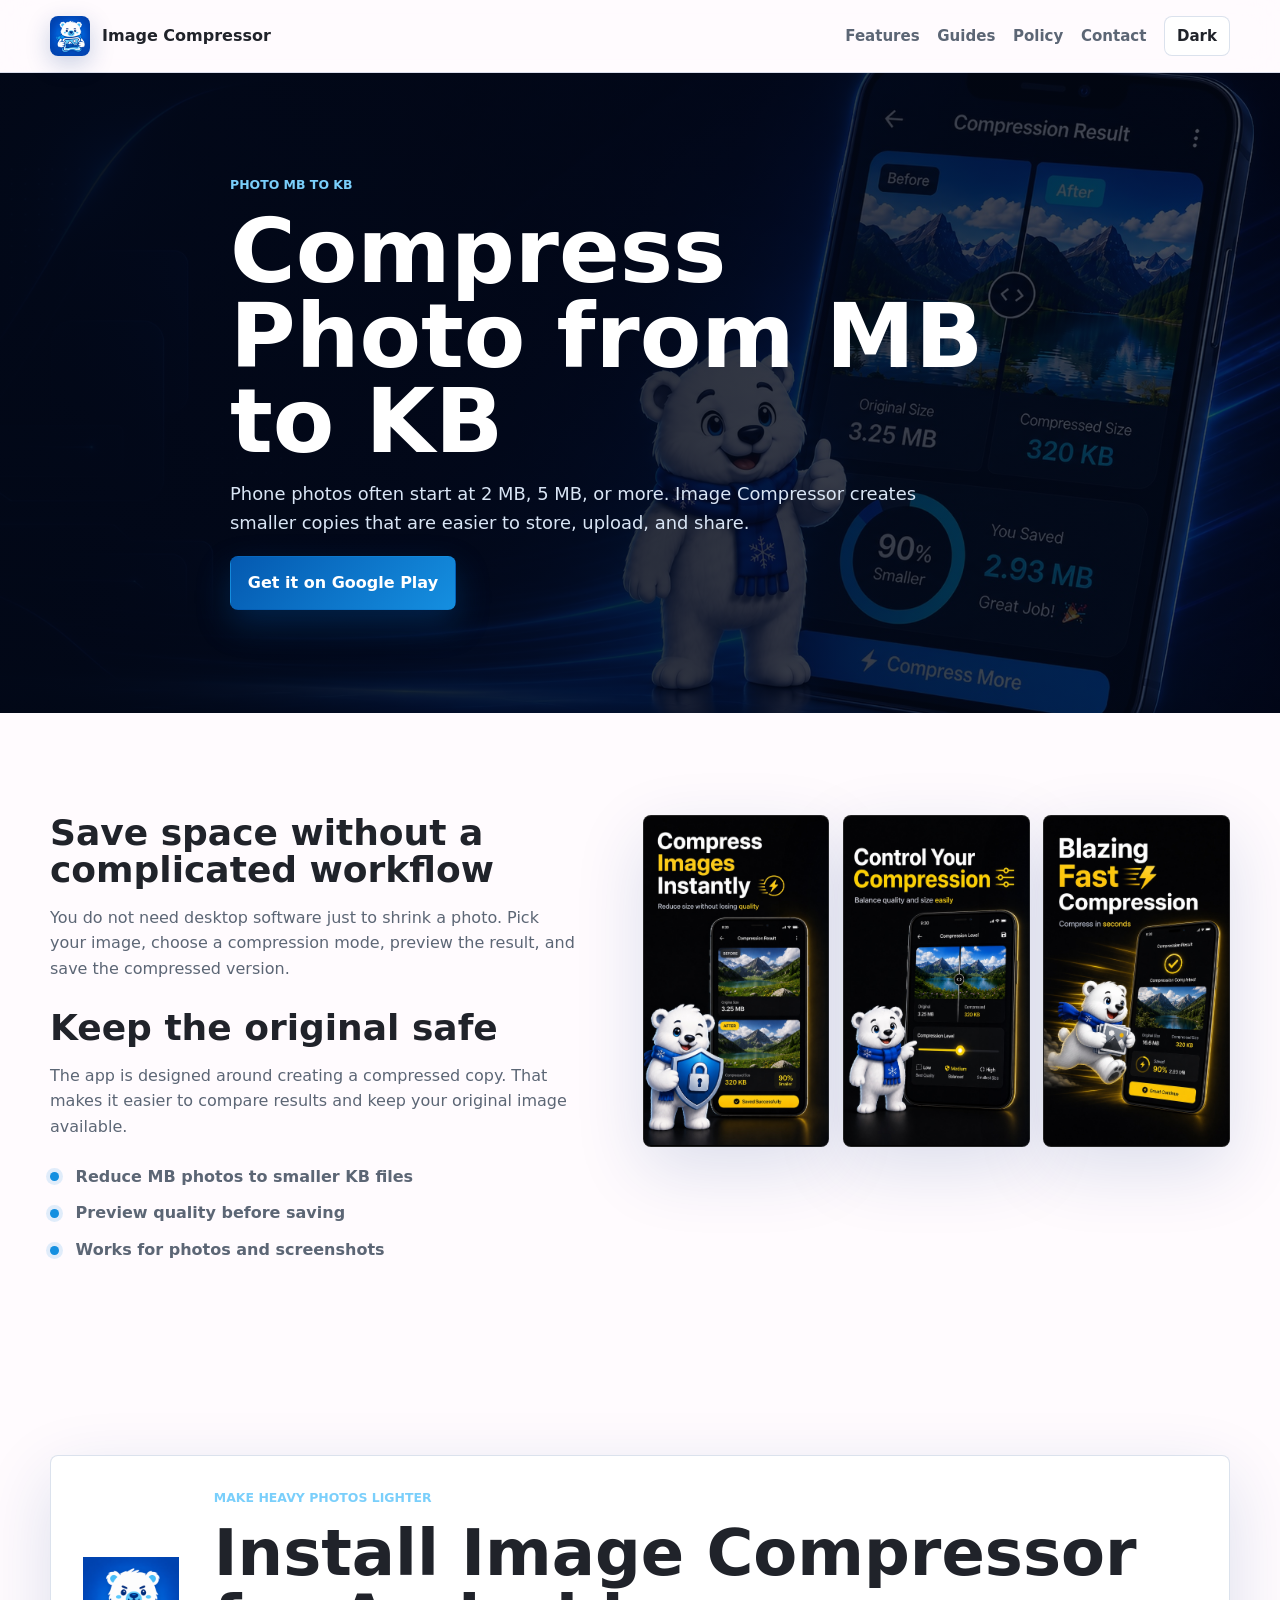
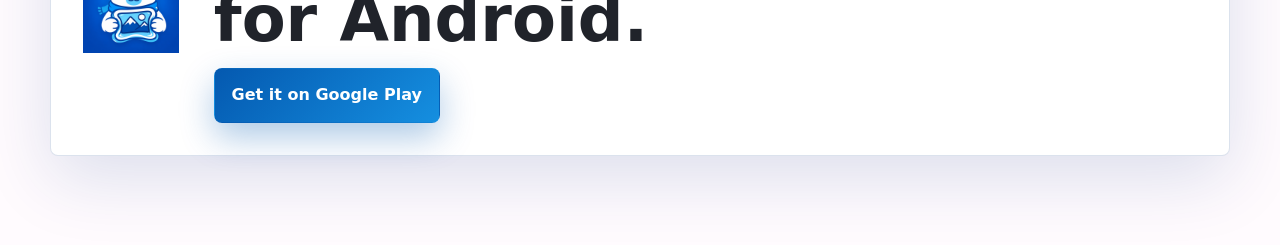
<file: photo-mb-to-kb.html>
<!doctype html>
<html lang="en">
  <head>
    <meta charset="utf-8">
    <meta name="viewport" content="width=device-width, initial-scale=1">
    <title>Compress Photo from MB to KB | Image Compressor</title>
    <meta name="description" content="Convert large photos from MB to KB on Android with offline image compression and preview before saving.">
    <meta name="theme-color" content="#0459B0">
    <meta property="og:title" content="Compress Photo from MB to KB">
    <meta property="og:description" content="Reduce large Android photos to smaller KB-sized copies without uploading them.">
    <meta property="og:type" content="website">
    <meta property="og:image" content="assets/images/brand/website-hero-banner.jpg">
    <link rel="icon" href="assets/icons/favicon.webp" type="image/webp">
    <link rel="stylesheet" href="css/styles.css">
  </head>
  <body>
    <header class="site-header compact">
      <nav class="nav container" aria-label="Main navigation">
        <a class="brand" href="index.html">
          <img src="assets/icons/app-icon.png" alt="" width="40" height="40">
          <span>Image Compressor</span>
        </a>
        <button class="nav-toggle" type="button" aria-expanded="false" aria-controls="nav-links">Menu</button>
        <div class="nav-links" id="nav-links">
          <a href="index.html#features">Features</a>
          <a href="index.html#guides">Guides</a>
          <a href="privacy-policy.html">Policy</a>
          <a href="contact.html">Contact</a>
          <button class="theme-toggle" type="button" aria-label="Toggle dark mode">Dark</button>
        </div>
      </nav>
    </header>

    <main class="seo-page">
      <section class="seo-hero">
        <div class="container narrow">
          <p class="eyebrow">Photo MB to KB</p>
          <h1>Compress Photo from MB to KB</h1>
          <p>Phone photos often start at 2 MB, 5 MB, or more. Image Compressor creates smaller copies that are easier to store, upload, and share.</p>
          <a class="button primary" href="https://play.google.com/store/apps/details?id=com.frostbyte.imagecompressor" rel="noopener">Get it on Google Play</a>
        </div>
      </section>

      <section class="section">
        <div class="container seo-layout">
          <article class="seo-copy">
            <h2>Save space without a complicated workflow</h2>
            <p>You do not need desktop software just to shrink a photo. Pick your image, choose a compression mode, preview the result, and save the compressed version.</p>
            <h2>Keep the original safe</h2>
            <p>The app is designed around creating a compressed copy. That makes it easier to compare results and keep your original image available.</p>
            <ul class="seo-checklist">
              <li>Reduce MB photos to smaller KB files</li>
              <li>Preview quality before saving</li>
              <li>Works for photos and screenshots</li>
            </ul>
          </article>
          <aside class="seo-screens" aria-label="App screenshots">
            <img src="assets/images/screenshots/phone-compress-instantly.jpg" alt="Compress images instantly app screen" loading="lazy">
            <img src="assets/images/screenshots/phone-save-storage.jpg" alt="Storage saved after compression" loading="lazy">
            <img src="assets/images/screenshots/phone-fast-compression.jpg" alt="Fast compression result screen" loading="lazy">
          </aside>
        </div>
      </section>

      <section class="seo-cta">
        <div class="container final-cta-inner">
          <img src="assets/icons/app-icon.png" alt="Image Compressor app icon" loading="lazy" width="96" height="96">
          <div>
            <p class="eyebrow">Make heavy photos lighter</p>
            <h2>Install Image Compressor for Android.</h2>
            <a class="button primary" href="https://play.google.com/store/apps/details?id=com.frostbyte.imagecompressor" rel="noopener">Get it on Google Play</a>
          </div>
        </div>
      </section>
    </main>
    <script src="js/main.js" defer></script>
  </body>
</html>
</file>
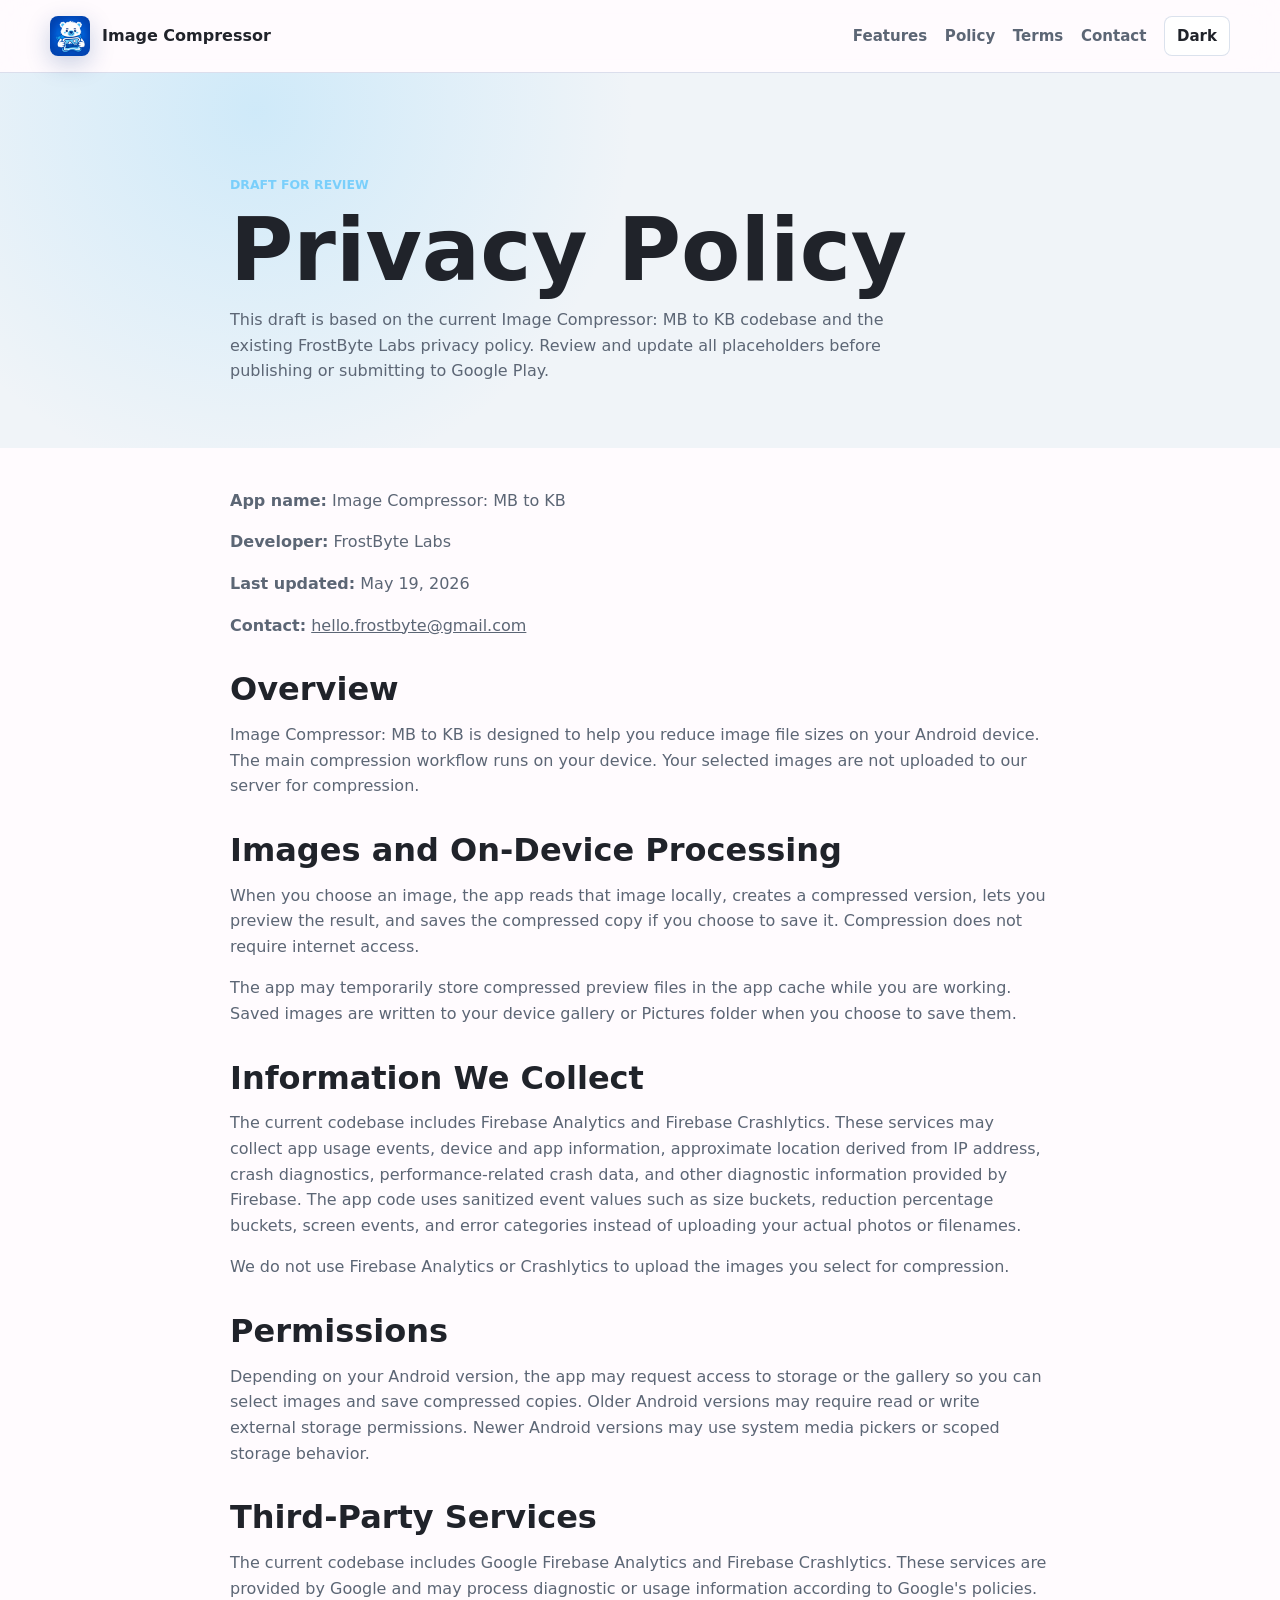
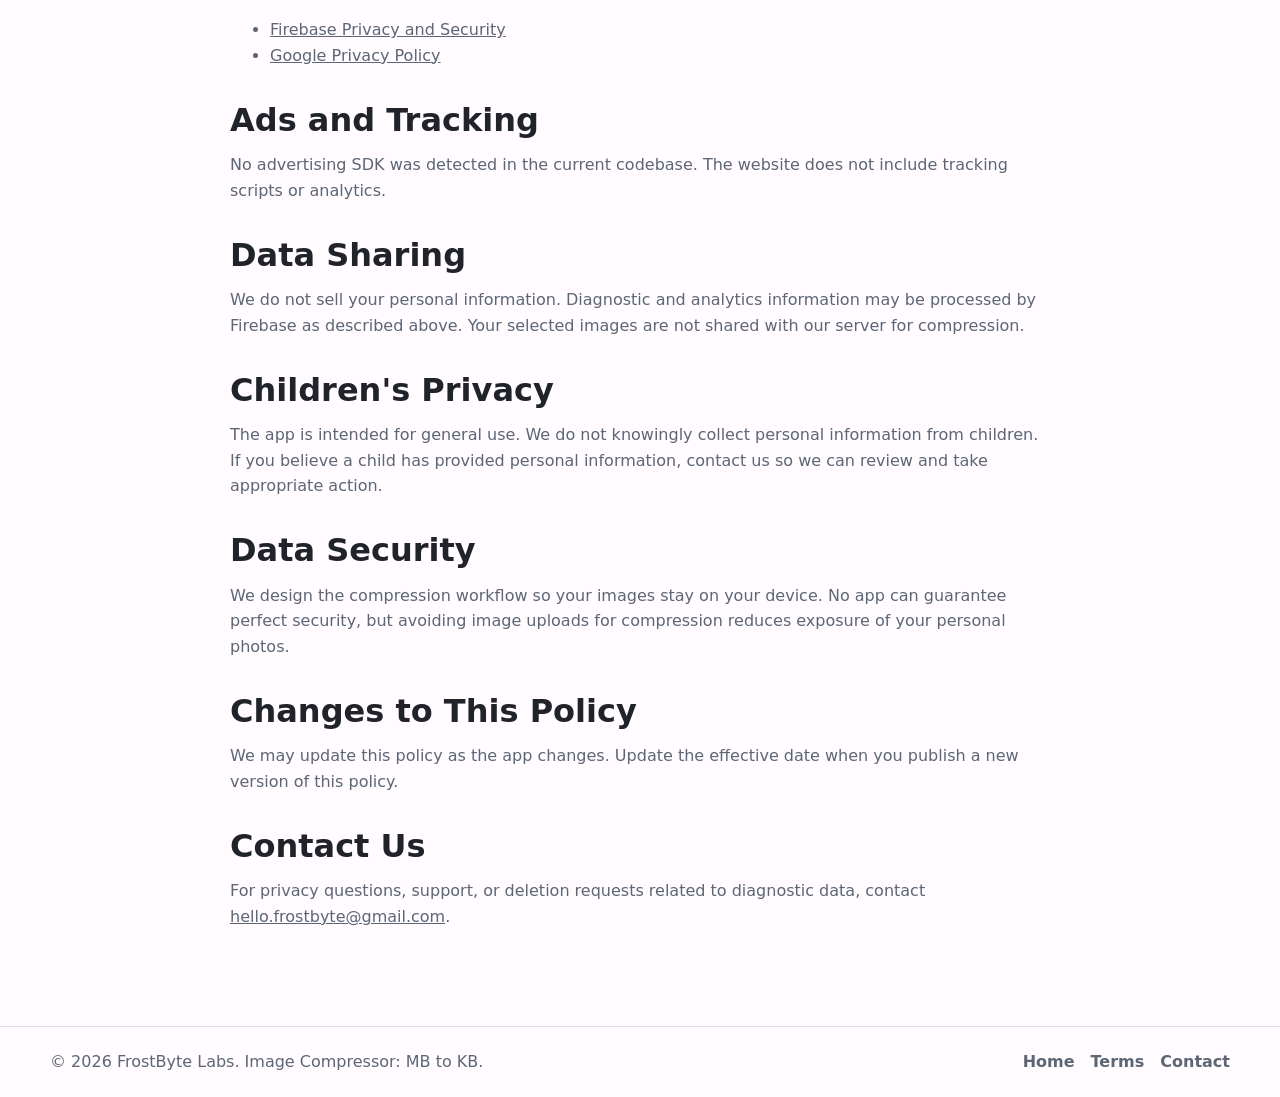
<file: privacy-policy.html>
<!doctype html>
<html lang="en">
  <head>
    <meta charset="utf-8">
    <meta name="viewport" content="width=device-width, initial-scale=1">
    <title>Privacy Policy | Image Compressor: MB to KB</title>
    <meta name="description" content="Draft privacy policy for Image Compressor: MB to KB, including offline on-device compression, permissions, Firebase Analytics, and Firebase Crashlytics.">
    <meta name="theme-color" content="#0459B0">
    <meta property="og:title" content="Privacy Policy | Image Compressor: MB to KB">
    <meta property="og:description" content="Image compression happens on your device. Your images are not uploaded to our server for compression.">
    <meta property="og:type" content="website">
    <meta property="og:image" content="assets/images/brand/feature-graphic.jpg">
    <link rel="icon" href="assets/icons/favicon.webp" type="image/webp">
    <link rel="stylesheet" href="css/styles.css">
  </head>
  <body>
    <a class="skip-link" href="#main">Skip to content</a>
    <header class="site-header compact">
      <nav class="nav container" aria-label="Main navigation">
        <a class="brand" href="index.html">
          <img src="assets/icons/app-icon.png" alt="" width="40" height="40">
          <span>Image Compressor</span>
        </a>
        <button class="nav-toggle" type="button" aria-expanded="false" aria-controls="nav-links">Menu</button>
        <div class="nav-links" id="nav-links">
          <a href="index.html#features">Features</a>
          <a href="privacy-policy.html">Policy</a>
          <a href="terms.html">Terms</a>
          <a href="contact.html">Contact</a>
          <button class="theme-toggle" type="button" aria-label="Toggle dark mode">Dark</button>
        </div>
      </nav>
    </header>

    <main id="main" class="document-page">
      <section class="doc-hero">
        <div class="container narrow">
          <p class="eyebrow">Draft for review</p>
          <h1>Privacy Policy</h1>
          <p>This draft is based on the current Image Compressor: MB to KB codebase and the existing FrostByte Labs privacy policy. Review and update all placeholders before publishing or submitting to Google Play.</p>
        </div>
      </section>

      <article class="container narrow policy-content">
        <p><strong>App name:</strong> Image Compressor: MB to KB</p>
        <p><strong>Developer:</strong> FrostByte Labs</p>
        <p><strong>Last updated:</strong> May 19, 2026</p>
        <p><strong>Contact:</strong> <a href="mailto:hello.frostbyte@gmail.com">hello.frostbyte@gmail.com</a></p>

        <h2>Overview</h2>
        <p>Image Compressor: MB to KB is designed to help you reduce image file sizes on your Android device. The main compression workflow runs on your device. Your selected images are not uploaded to our server for compression.</p>

        <h2>Images and On-Device Processing</h2>
        <p>When you choose an image, the app reads that image locally, creates a compressed version, lets you preview the result, and saves the compressed copy if you choose to save it. Compression does not require internet access.</p>
        <p>The app may temporarily store compressed preview files in the app cache while you are working. Saved images are written to your device gallery or Pictures folder when you choose to save them.</p>

        <h2>Information We Collect</h2>
        <p>The current codebase includes Firebase Analytics and Firebase Crashlytics. These services may collect app usage events, device and app information, approximate location derived from IP address, crash diagnostics, performance-related crash data, and other diagnostic information provided by Firebase. The app code uses sanitized event values such as size buckets, reduction percentage buckets, screen events, and error categories instead of uploading your actual photos or filenames.</p>
        <p>We do not use Firebase Analytics or Crashlytics to upload the images you select for compression.</p>

        <h2>Permissions</h2>
        <p>Depending on your Android version, the app may request access to storage or the gallery so you can select images and save compressed copies. Older Android versions may require read or write external storage permissions. Newer Android versions may use system media pickers or scoped storage behavior.</p>

        <h2>Third-Party Services</h2>
        <p>The current codebase includes Google Firebase Analytics and Firebase Crashlytics. These services are provided by Google and may process diagnostic or usage information according to Google's policies.</p>
        <ul>
          <li><a href="https://firebase.google.com/support/privacy" rel="noopener">Firebase Privacy and Security</a></li>
          <li><a href="https://policies.google.com/privacy" rel="noopener">Google Privacy Policy</a></li>
        </ul>

        <h2>Ads and Tracking</h2>
        <p>No advertising SDK was detected in the current codebase. The website does not include tracking scripts or analytics.</p>

        <h2>Data Sharing</h2>
        <p>We do not sell your personal information. Diagnostic and analytics information may be processed by Firebase as described above. Your selected images are not shared with our server for compression.</p>

        <h2>Children's Privacy</h2>
        <p>The app is intended for general use. We do not knowingly collect personal information from children. If you believe a child has provided personal information, contact us so we can review and take appropriate action.</p>

        <h2>Data Security</h2>
        <p>We design the compression workflow so your images stay on your device. No app can guarantee perfect security, but avoiding image uploads for compression reduces exposure of your personal photos.</p>

        <h2>Changes to This Policy</h2>
        <p>We may update this policy as the app changes. Update the effective date when you publish a new version of this policy.</p>

        <h2>Contact Us</h2>
        <p>For privacy questions, support, or deletion requests related to diagnostic data, contact <a href="mailto:hello.frostbyte@gmail.com">hello.frostbyte@gmail.com</a>.</p>
      </article>
    </main>

    <footer class="site-footer">
      <div class="container footer-inner">
        <p>&copy; <span data-year></span> FrostByte Labs. Image Compressor: MB to KB.</p>
        <nav aria-label="Footer navigation">
          <a href="index.html">Home</a>
          <a href="terms.html">Terms</a>
          <a href="contact.html">Contact</a>
        </nav>
      </div>
    </footer>
    <script src="js/main.js" defer></script>
  </body>
</html>
</file>
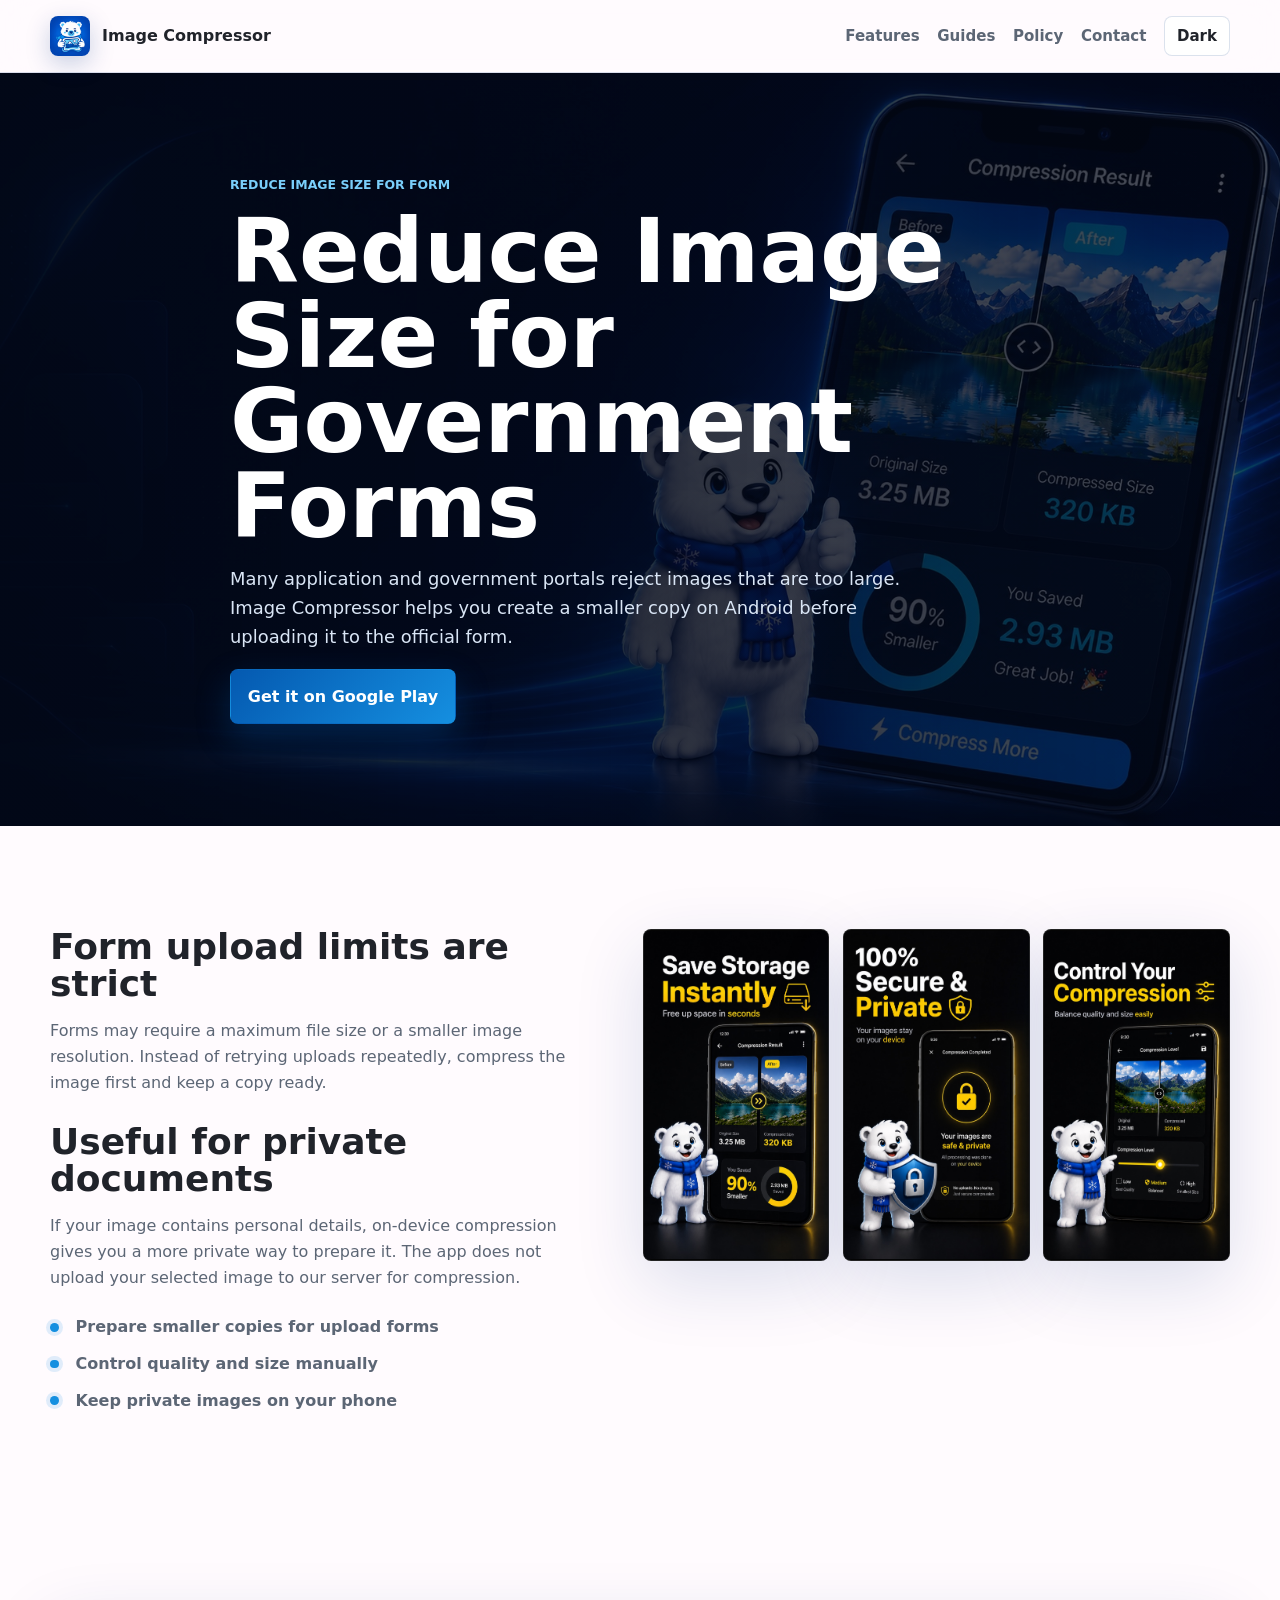
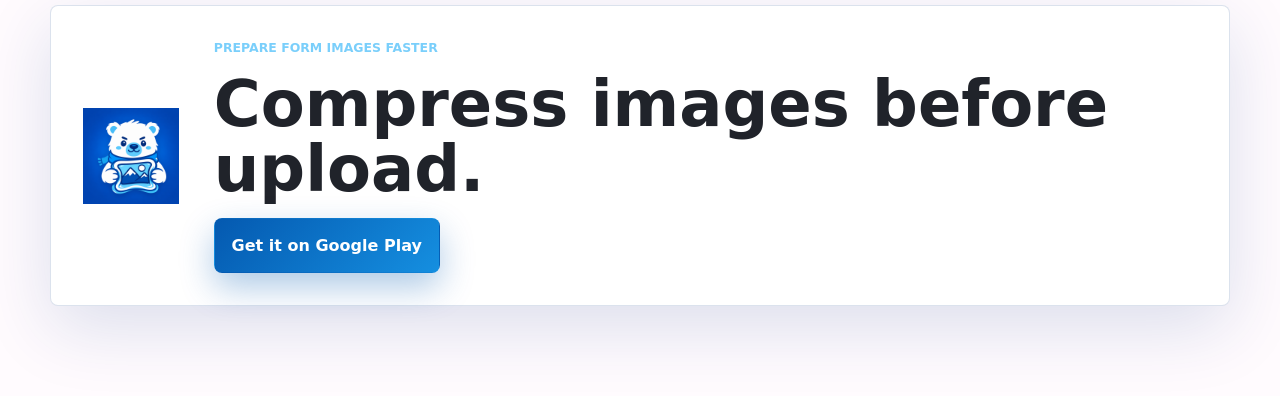
<file: reduce-image-size-for-form.html>
<!doctype html>
<html lang="en">
  <head>
    <meta charset="utf-8">
    <meta name="viewport" content="width=device-width, initial-scale=1">
    <title>Reduce Image Size for Government Forms | Image Compressor</title>
    <meta name="description" content="Reduce image size for forms on Android. Compress photos privately on-device for application forms and upload limits.">
    <meta name="theme-color" content="#0459B0">
    <meta property="og:title" content="Reduce Image Size for Government Forms">
    <meta property="og:description" content="Prepare smaller image copies for forms without sending private photos to a website.">
    <meta property="og:type" content="website">
    <meta property="og:image" content="assets/images/brand/website-hero-banner.jpg">
    <link rel="icon" href="assets/icons/favicon.webp" type="image/webp">
    <link rel="stylesheet" href="css/styles.css">
  </head>
  <body>
    <header class="site-header compact">
      <nav class="nav container" aria-label="Main navigation">
        <a class="brand" href="index.html">
          <img src="assets/icons/app-icon.png" alt="" width="40" height="40">
          <span>Image Compressor</span>
        </a>
        <button class="nav-toggle" type="button" aria-expanded="false" aria-controls="nav-links">Menu</button>
        <div class="nav-links" id="nav-links">
          <a href="index.html#features">Features</a>
          <a href="index.html#guides">Guides</a>
          <a href="privacy-policy.html">Policy</a>
          <a href="contact.html">Contact</a>
          <button class="theme-toggle" type="button" aria-label="Toggle dark mode">Dark</button>
        </div>
      </nav>
    </header>

    <main class="seo-page">
      <section class="seo-hero">
        <div class="container narrow">
          <p class="eyebrow">Reduce image size for form</p>
          <h1>Reduce Image Size for Government Forms</h1>
          <p>Many application and government portals reject images that are too large. Image Compressor helps you create a smaller copy on Android before uploading it to the official form.</p>
          <a class="button primary" href="https://play.google.com/store/apps/details?id=com.frostbyte.imagecompressor" rel="noopener">Get it on Google Play</a>
        </div>
      </section>

      <section class="section">
        <div class="container seo-layout">
          <article class="seo-copy">
            <h2>Form upload limits are strict</h2>
            <p>Forms may require a maximum file size or a smaller image resolution. Instead of retrying uploads repeatedly, compress the image first and keep a copy ready.</p>
            <h2>Useful for private documents</h2>
            <p>If your image contains personal details, on-device compression gives you a more private way to prepare it. The app does not upload your selected image to our server for compression.</p>
            <ul class="seo-checklist">
              <li>Prepare smaller copies for upload forms</li>
              <li>Control quality and size manually</li>
              <li>Keep private images on your phone</li>
            </ul>
          </article>
          <aside class="seo-screens" aria-label="App screenshots">
            <img src="assets/images/screenshots/phone-control-compression.jpg" alt="Manual compression controls for balancing size and quality" loading="lazy">
            <img src="assets/images/screenshots/phone-private-processing.jpg" alt="Privacy screen showing images stay on device" loading="lazy">
            <img src="assets/images/screenshots/phone-save-storage.jpg" alt="Compression result with smaller file size" loading="lazy">
          </aside>
        </div>
      </section>

      <section class="seo-cta">
        <div class="container final-cta-inner">
          <img src="assets/icons/app-icon.png" alt="Image Compressor app icon" loading="lazy" width="96" height="96">
          <div>
            <p class="eyebrow">Prepare form images faster</p>
            <h2>Compress images before upload.</h2>
            <a class="button primary" href="https://play.google.com/store/apps/details?id=com.frostbyte.imagecompressor" rel="noopener">Get it on Google Play</a>
          </div>
        </div>
      </section>
    </main>
    <script src="js/main.js" defer></script>
  </body>
</html>
</file>
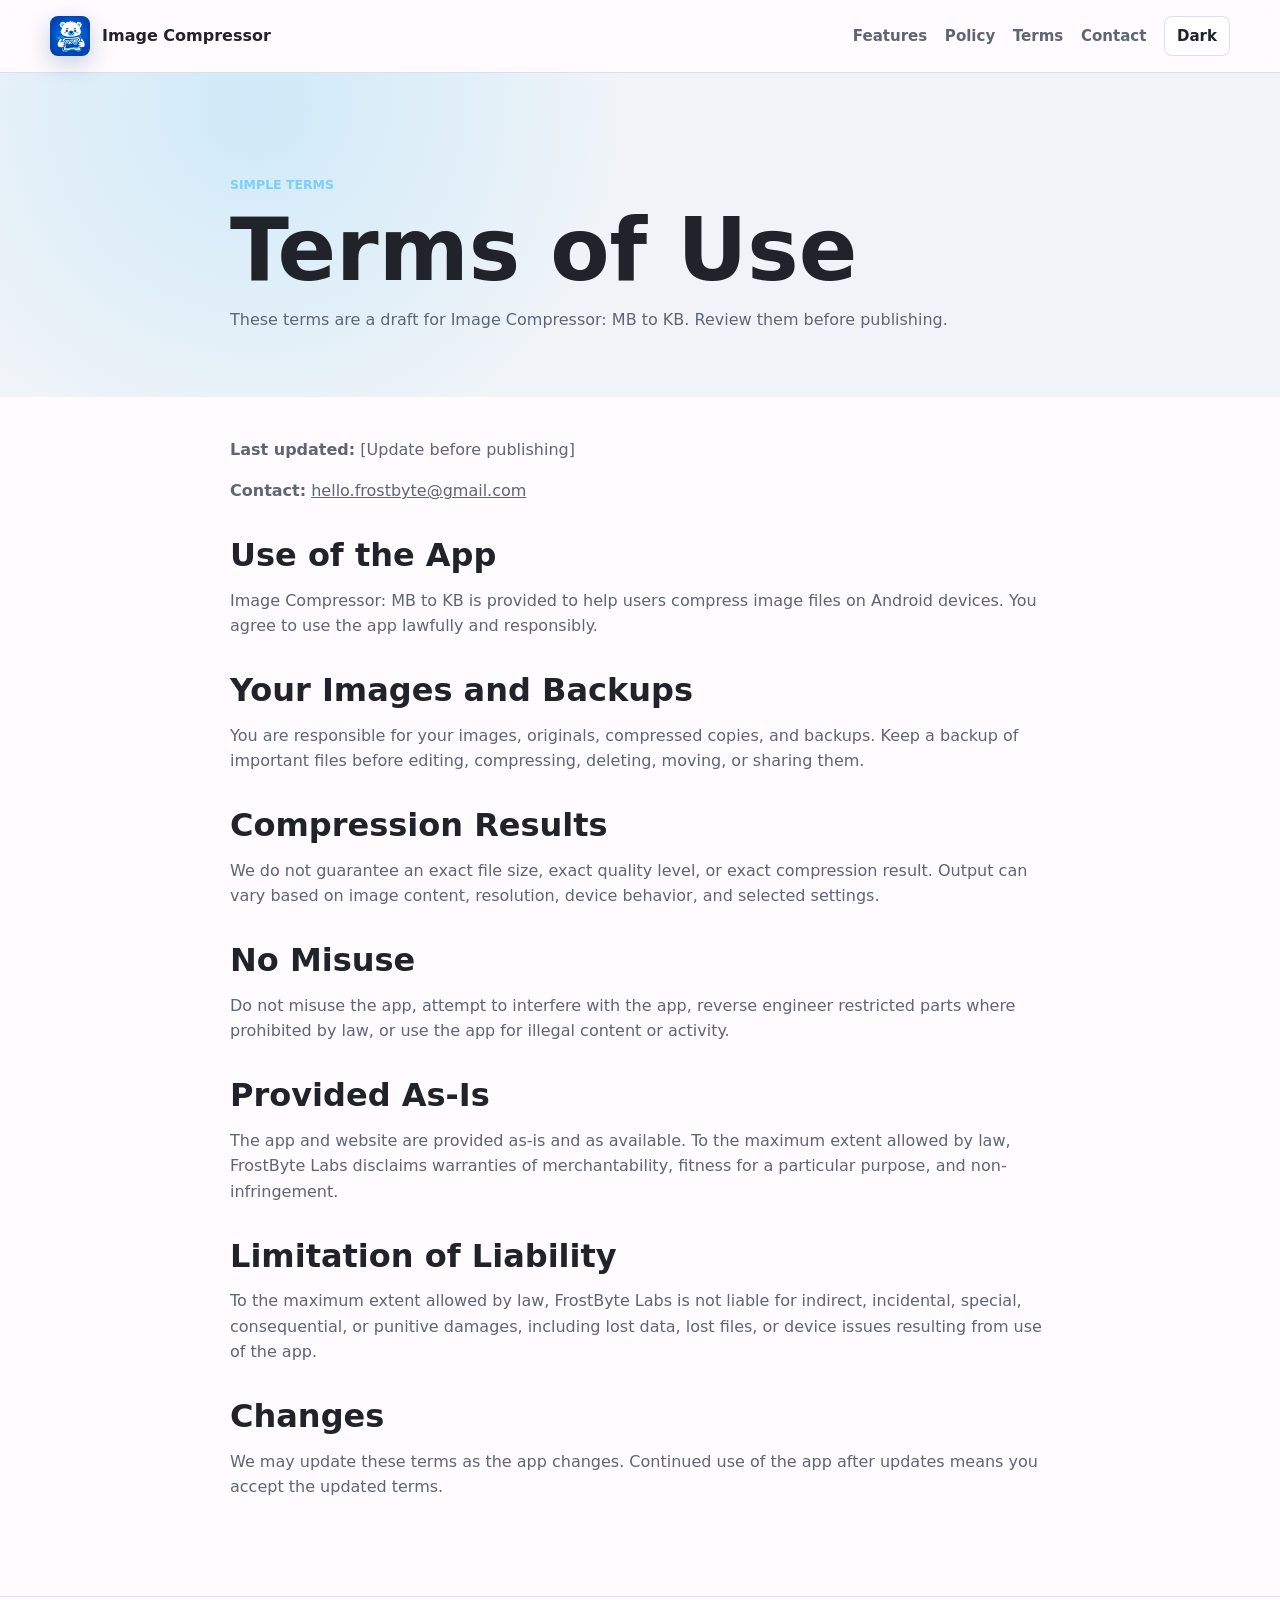
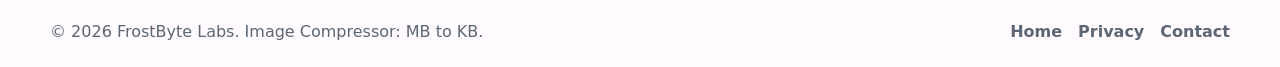
<file: terms.html>
<!doctype html>
<html lang="en">
  <head>
    <meta charset="utf-8">
    <meta name="viewport" content="width=device-width, initial-scale=1">
    <title>Terms of Use | Image Compressor: MB to KB</title>
    <meta name="description" content="Terms of Use for Image Compressor: MB to KB by FrostByte Labs.">
    <meta name="theme-color" content="#0459B0">
    <meta property="og:title" content="Terms of Use | Image Compressor: MB to KB">
    <meta property="og:description" content="Simple terms for using Image Compressor: MB to KB.">
    <meta property="og:type" content="website">
    <meta property="og:image" content="assets/images/brand/feature-graphic.jpg">
    <link rel="icon" href="assets/icons/favicon.webp" type="image/webp">
    <link rel="stylesheet" href="css/styles.css">
  </head>
  <body>
    <header class="site-header compact">
      <nav class="nav container" aria-label="Main navigation">
        <a class="brand" href="index.html">
          <img src="assets/icons/app-icon.png" alt="" width="40" height="40">
          <span>Image Compressor</span>
        </a>
        <button class="nav-toggle" type="button" aria-expanded="false" aria-controls="nav-links">Menu</button>
        <div class="nav-links" id="nav-links">
          <a href="index.html#features">Features</a>
          <a href="privacy-policy.html">Policy</a>
          <a href="terms.html">Terms</a>
          <a href="contact.html">Contact</a>
          <button class="theme-toggle" type="button" aria-label="Toggle dark mode">Dark</button>
        </div>
      </nav>
    </header>

    <main class="document-page">
      <section class="doc-hero">
        <div class="container narrow">
          <p class="eyebrow">Simple terms</p>
          <h1>Terms of Use</h1>
          <p>These terms are a draft for Image Compressor: MB to KB. Review them before publishing.</p>
        </div>
      </section>

      <article class="container narrow policy-content">
        <p><strong>Last updated:</strong> [Update before publishing]</p>
        <p><strong>Contact:</strong> <a href="mailto:hello.frostbyte@gmail.com">hello.frostbyte@gmail.com</a></p>

        <h2>Use of the App</h2>
        <p>Image Compressor: MB to KB is provided to help users compress image files on Android devices. You agree to use the app lawfully and responsibly.</p>

        <h2>Your Images and Backups</h2>
        <p>You are responsible for your images, originals, compressed copies, and backups. Keep a backup of important files before editing, compressing, deleting, moving, or sharing them.</p>

        <h2>Compression Results</h2>
        <p>We do not guarantee an exact file size, exact quality level, or exact compression result. Output can vary based on image content, resolution, device behavior, and selected settings.</p>

        <h2>No Misuse</h2>
        <p>Do not misuse the app, attempt to interfere with the app, reverse engineer restricted parts where prohibited by law, or use the app for illegal content or activity.</p>

        <h2>Provided As-Is</h2>
        <p>The app and website are provided as-is and as available. To the maximum extent allowed by law, FrostByte Labs disclaims warranties of merchantability, fitness for a particular purpose, and non-infringement.</p>

        <h2>Limitation of Liability</h2>
        <p>To the maximum extent allowed by law, FrostByte Labs is not liable for indirect, incidental, special, consequential, or punitive damages, including lost data, lost files, or device issues resulting from use of the app.</p>

        <h2>Changes</h2>
        <p>We may update these terms as the app changes. Continued use of the app after updates means you accept the updated terms.</p>
      </article>
    </main>

    <footer class="site-footer">
      <div class="container footer-inner">
        <p>&copy; <span data-year></span> FrostByte Labs. Image Compressor: MB to KB.</p>
        <nav aria-label="Footer navigation">
          <a href="index.html">Home</a>
          <a href="privacy-policy.html">Privacy</a>
          <a href="contact.html">Contact</a>
        </nav>
      </div>
    </footer>
    <script src="js/main.js" defer></script>
  </body>
</html>
</file>
<file: css/styles.css>
:root {
  color-scheme: light;
  --blue-primary: #0459b0;
  --blue-secondary: #158fe0;
  --blue-tertiary: #56bff4;
  --blue-accent: #7acffb;
  --blue-light: #74d4fa;
  --blue-dark: #03327e;
  --success: #4caf50;
  --error: #e53935;
  --ink: #1c1b1f;
  --text: #20232a;
  --muted: #5c6675;
  --bg: #fffbfe;
  --surface: #ffffff;
  --surface-2: #f0f4f8;
  --line: rgba(3, 50, 126, 0.14);
  --shadow: 0 22px 70px rgba(3, 50, 126, 0.14);
  --radius: 8px;
  --max: 1180px;
  --font: system-ui, -apple-system, BlinkMacSystemFont, "Segoe UI", sans-serif;
}

[data-theme="dark"] {
  color-scheme: dark;
  --text: #fffbfe;
  --muted: #c9d3df;
  --bg: #111217;
  --surface: #1c1b1f;
  --surface-2: #2a2a2e;
  --line: rgba(122, 207, 251, 0.18);
  --shadow: 0 22px 70px rgba(0, 0, 0, 0.32);
}

@media (prefers-color-scheme: dark) {
  :root:not([data-theme="light"]) {
    color-scheme: dark;
    --text: #fffbfe;
    --muted: #c9d3df;
    --bg: #111217;
    --surface: #1c1b1f;
    --surface-2: #2a2a2e;
    --line: rgba(122, 207, 251, 0.18);
    --shadow: 0 22px 70px rgba(0, 0, 0, 0.32);
  }
}

* {
  box-sizing: border-box;
}

html {
  scroll-behavior: smooth;
}

body {
  margin: 0;
  font-family: var(--font);
  background: var(--bg);
  color: var(--text);
  line-height: 1.6;
  text-rendering: optimizeLegibility;
}

img {
  display: block;
  max-width: 100%;
  height: auto;
}

a {
  color: inherit;
}

.skip-link {
  position: absolute;
  left: 1rem;
  top: -5rem;
  z-index: 100;
  background: var(--surface);
  color: var(--text);
  padding: 0.75rem 1rem;
  border-radius: var(--radius);
  border: 1px solid var(--line);
}

.skip-link:focus {
  top: 1rem;
}

.container {
  width: min(100% - 2rem, var(--max));
  margin-inline: auto;
}

.narrow {
  width: min(100% - 2rem, 820px);
}

.site-header {
  position: sticky;
  top: 0;
  z-index: 50;
  background: rgba(255, 251, 254, 0.82);
  border-bottom: 1px solid var(--line);
  backdrop-filter: blur(18px);
}

[data-theme="dark"] .site-header,
:root:not([data-theme="light"]) .site-header {
  background: color-mix(in srgb, var(--bg) 82%, transparent);
}

.nav {
  min-height: 72px;
  display: flex;
  align-items: center;
  justify-content: space-between;
  gap: 1rem;
}

.brand {
  display: inline-flex;
  align-items: center;
  gap: 0.75rem;
  font-weight: 800;
  text-decoration: none;
}

.brand img {
  border-radius: 8px;
  box-shadow: 0 8px 24px rgba(3, 50, 126, 0.22);
}

.nav-links {
  display: flex;
  align-items: center;
  gap: 1.1rem;
  color: var(--muted);
  font-weight: 700;
  font-size: 0.94rem;
}

.nav-links a {
  text-decoration: none;
}

.nav-links a:hover,
.text-link:hover {
  color: var(--blue-secondary);
}

.nav-toggle,
.theme-toggle {
  border: 1px solid var(--line);
  background: var(--surface);
  color: var(--text);
  min-height: 40px;
  border-radius: var(--radius);
  padding: 0.45rem 0.75rem;
  font: inherit;
  font-weight: 800;
  cursor: pointer;
}

.nav-toggle {
  display: none;
}

.hero {
  position: relative;
  min-height: min(760px, calc(100svh - 100px));
  overflow: hidden;
  display: grid;
  align-items: end;
  background: #020817;
}

.hero-media {
  position: absolute;
  inset: 0;
}

.hero-media img {
  position: absolute;
  inset-block: 0;
  inset-inline: 0;
  width: 100%;
  height: 100%;
  object-fit: cover;
  object-position: center;
  opacity: 1;
}

.hero-overlay {
  position: absolute;
  inset: 0;
  background:
    linear-gradient(90deg, rgba(2, 8, 23, 0.98) 0%, rgba(2, 8, 23, 0.78) 48%, rgba(2, 8, 23, 0.22) 100%),
    linear-gradient(0deg, rgba(2, 8, 23, 0.9) 0%, rgba(2, 8, 23, 0.06) 44%, rgba(2, 8, 23, 0.1) 100%);
}

.hero-content {
  position: relative;
  z-index: 1;
  padding-block: clamp(3.5rem, 8vh, 6rem) clamp(2.6rem, 6vh, 4rem);
  color: white;
}

.eyebrow {
  margin: 0 0 0.85rem;
  color: var(--blue-accent);
  font-weight: 900;
  text-transform: uppercase;
  font-size: 0.78rem;
}

h1,
h2,
h3,
p {
  margin-top: 0;
}

h1 {
  max-width: 760px;
  margin-bottom: 1rem;
  font-size: clamp(2.8rem, 6.2vw, 5rem);
  line-height: 0.95;
  letter-spacing: 0;
}

h2 {
  font-size: clamp(2rem, 5vw, 4rem);
  line-height: 1.02;
  letter-spacing: 0;
  margin-bottom: 1rem;
}

h3 {
  font-size: 1.15rem;
  line-height: 1.2;
  margin-bottom: 0.55rem;
}

.hero-copy {
  max-width: 650px;
  color: #d9e5f5;
  font-size: clamp(1.08rem, 2vw, 1.35rem);
  margin-bottom: 1.6rem;
}

.cta-row {
  display: flex;
  flex-wrap: wrap;
  gap: 0.85rem;
  align-items: center;
}

.button {
  display: inline-flex;
  align-items: center;
  justify-content: center;
  min-height: 48px;
  border-radius: var(--radius);
  padding: 0.85rem 1.05rem;
  font-weight: 900;
  text-decoration: none;
  border: 1px solid transparent;
}

.button.primary {
  color: white;
  background: linear-gradient(135deg, var(--blue-primary), var(--blue-secondary));
  box-shadow: 0 14px 34px rgba(4, 89, 176, 0.32);
}

.button.secondary {
  color: var(--text);
  background: var(--surface);
  border-color: var(--line);
}

.hero .button.secondary {
  color: white;
  background: rgba(255, 255, 255, 0.1);
  border-color: rgba(255, 255, 255, 0.22);
}

.trust-list {
  display: flex;
  flex-wrap: wrap;
  gap: 0.7rem;
  list-style: none;
  padding: 0;
  margin: 1.5rem 0 0;
}

.trust-list li {
  border: 1px solid rgba(122, 207, 251, 0.34);
  background: rgba(3, 50, 126, 0.34);
  color: #edf8ff;
  border-radius: 999px;
  padding: 0.5rem 0.8rem;
  font-weight: 800;
  font-size: 0.9rem;
}

.section {
  padding-block: clamp(4rem, 8vw, 7.5rem);
}

.section-heading {
  max-width: 790px;
  margin-bottom: 2rem;
}

.section-heading p:not(.eyebrow),
.split p,
.policy-content p,
.policy-content li {
  color: var(--muted);
}

.problem-section {
  position: relative;
  overflow: hidden;
  background:
    linear-gradient(180deg, color-mix(in srgb, var(--blue-primary) 8%, transparent), transparent 48%),
    var(--bg);
}

.problem-layout {
  display: grid;
  grid-template-columns: minmax(0, 1fr) minmax(340px, 0.72fr);
  gap: clamp(2rem, 5vw, 4rem);
  align-items: center;
}

.problem-copy > p:not(.eyebrow) {
  max-width: 700px;
  color: var(--muted);
  font-size: 1.08rem;
}

.problem-points {
  display: grid;
  grid-template-columns: repeat(3, minmax(0, 1fr));
  gap: 0.85rem;
  margin-top: 1.7rem;
}

.problem-points article {
  min-height: 210px;
  padding: 1rem;
  background: color-mix(in srgb, var(--surface) 92%, var(--blue-light));
  border: 1px solid var(--line);
  border-radius: var(--radius);
  box-shadow: 0 16px 42px rgba(3, 50, 126, 0.08);
}

.mini-icon,
.device-icon {
  display: grid;
  place-items: center;
  color: var(--blue-secondary);
  background: color-mix(in srgb, var(--blue-light) 16%, var(--surface));
  border: 1px solid color-mix(in srgb, var(--blue-secondary) 20%, transparent);
}

.mini-icon {
  width: 46px;
  height: 46px;
  border-radius: var(--radius);
  margin-bottom: 0.85rem;
}

.mini-icon svg,
.device-icon svg {
  width: 26px;
  height: 26px;
  fill: none;
  stroke: currentColor;
  stroke-width: 1.8;
  stroke-linecap: round;
  stroke-linejoin: round;
}

.problem-points h3 {
  font-size: 1rem;
}

.problem-points p {
  color: var(--muted);
  margin-bottom: 0;
  font-size: 0.94rem;
}

.solution-panel {
  position: relative;
  padding: 1rem;
  background: linear-gradient(180deg, color-mix(in srgb, var(--surface) 94%, var(--blue-light)), var(--surface));
  border: 1px solid var(--line);
  border-radius: var(--radius);
  box-shadow: var(--shadow);
}

.solution-panel::before {
  content: "";
  position: absolute;
  inset: -1px;
  pointer-events: none;
  border-radius: var(--radius);
  border: 1px solid color-mix(in srgb, var(--blue-accent) 34%, transparent);
}

.result-strip {
  display: grid;
  grid-template-columns: 1fr auto 1fr;
  gap: 0.75rem;
  align-items: center;
  padding: 1rem;
  background: #06142d;
  color: white;
  border-radius: var(--radius);
  border: 1px solid rgba(122, 207, 251, 0.2);
}

.result-strip span {
  display: block;
  color: #b9c7d8;
  font-size: 0.82rem;
  font-weight: 750;
}

.result-strip strong {
  display: block;
  color: var(--blue-accent);
  font-size: clamp(1.4rem, 3vw, 2rem);
  line-height: 1.1;
}

.result-arrow {
  width: 34px;
  height: 34px;
  display: grid !important;
  place-items: center;
  border-radius: 50%;
  background: rgba(122, 207, 251, 0.13);
  border: 1px solid rgba(122, 207, 251, 0.28);
  color: white !important;
  font-size: 0.7rem !important;
  text-transform: uppercase;
}

.device-solution {
  display: grid;
  grid-template-columns: 70px 1fr;
  gap: 1rem;
  align-items: center;
  padding: 1.15rem 0.4rem 1rem;
}

.device-icon {
  width: 70px;
  height: 70px;
  border-radius: var(--radius);
}

.device-icon svg {
  width: 38px;
  height: 38px;
}

.device-solution p {
  color: var(--muted);
  margin-bottom: 0;
}

.solution-checks {
  display: grid;
  gap: 0.55rem;
  list-style: none;
  padding: 0;
  margin: 0;
}

.solution-checks li {
  position: relative;
  padding: 0.75rem 0.85rem 0.75rem 2.1rem;
  color: var(--text);
  font-weight: 820;
  background: var(--surface-2);
  border-radius: var(--radius);
  border: 1px solid var(--line);
}

.solution-checks li::before {
  content: "";
  position: absolute;
  left: 0.9rem;
  top: 1.05rem;
  width: 0.5rem;
  height: 0.5rem;
  border-radius: 50%;
  background: var(--blue-secondary);
  box-shadow: 0 0 0 4px color-mix(in srgb, var(--blue-secondary) 14%, transparent);
}

.split {
  display: grid;
  grid-template-columns: minmax(0, 1fr) minmax(320px, 0.85fr);
  gap: clamp(2rem, 5vw, 4rem);
  align-items: center;
}

.proof-panel,
.feature-card,
.steps article,
.faq-list details,
.privacy-checks,
.final-cta-inner {
  background: var(--surface);
  border: 1px solid var(--line);
  border-radius: var(--radius);
  box-shadow: var(--shadow);
}

.proof-panel {
  padding: 1.2rem;
  display: grid;
  grid-template-columns: 136px 1fr;
  gap: 1rem;
  align-items: center;
}

.proof-panel img {
  border-radius: var(--radius);
}

.feature-grid {
  display: grid;
  grid-template-columns: repeat(4, minmax(0, 1fr));
  gap: 1rem;
}

.feature-card {
  min-height: 220px;
  padding: 1.25rem;
}

.feature-card img,
.feature-icon {
  width: 74px;
  height: 74px;
  margin-bottom: 1rem;
  border-radius: var(--radius);
}

.feature-icon {
  display: grid;
  place-items: center;
  background: var(--surface-2);
  color: var(--blue-secondary);
  border: 1px solid color-mix(in srgb, var(--blue-secondary) 22%, transparent);
  box-shadow: inset 0 0 0 1px color-mix(in srgb, white 42%, transparent);
}

.feature-icon svg {
  width: 36px;
  height: 36px;
  fill: none;
  stroke: currentColor;
  stroke-width: 1.85;
  stroke-linecap: round;
  stroke-linejoin: round;
}

.feature-card p,
.steps p,
.faq-list p,
.small-note {
  color: var(--muted);
  margin-bottom: 0;
}

.steps-section,
.gallery-section,
.guides-section {
  background: var(--surface-2);
}

.steps {
  display: grid;
  grid-template-columns: repeat(3, minmax(0, 1fr));
  gap: 1rem;
}

.steps article {
  padding: 1.35rem;
}

.steps span {
  width: 44px;
  height: 44px;
  display: grid;
  place-items: center;
  border-radius: 50%;
  margin-bottom: 1rem;
  background: var(--blue-primary);
  color: white;
  font-weight: 950;
}

.privacy-split {
  grid-template-columns: minmax(0, 0.92fr) minmax(320px, 0.78fr);
}

.text-link {
  color: var(--blue-primary);
  font-weight: 900;
}

.privacy-checks {
  list-style: none;
  padding: 1.2rem;
  margin: 0;
}

.privacy-checks li {
  position: relative;
  padding: 1rem 0 1rem 2.2rem;
  border-bottom: 1px solid var(--line);
  font-weight: 850;
}

.privacy-checks li:last-child {
  border-bottom: 0;
}

.privacy-checks li::before {
  content: "OK";
  position: absolute;
  left: 0;
  top: 0.95rem;
  width: 1.55rem;
  height: 1.55rem;
  display: grid;
  place-items: center;
  border-radius: 50%;
  background: color-mix(in srgb, var(--success) 18%, transparent);
  color: var(--success);
  font-weight: 950;
  font-size: 0.62rem;
}

.screenshot-rail {
  display: grid;
  grid-template-columns: repeat(5, minmax(210px, 1fr));
  gap: 1rem;
  overflow-x: auto;
  padding-bottom: 0.8rem;
  scroll-snap-type: x mandatory;
}

.screenshot-rail figure {
  margin: 0;
  scroll-snap-align: start;
}

.screenshot-rail img {
  width: 100%;
  aspect-ratio: 941 / 1672;
  object-fit: contain;
  background: #040404;
  border-radius: var(--radius);
  border: 1px solid rgba(255, 255, 255, 0.12);
  box-shadow: var(--shadow);
}

.screenshot-rail figcaption {
  margin-top: 0.75rem;
  font-weight: 850;
}

.faq-list {
  display: grid;
  gap: 0.85rem;
}

.faq-list details {
  padding: 1rem 1.1rem;
}

.faq-list summary {
  cursor: pointer;
  font-weight: 900;
}

.faq-list p {
  padding-top: 0.75rem;
}

.guide-grid {
  display: grid;
  grid-template-columns: repeat(3, minmax(0, 1fr));
  gap: 1rem;
}

.guide-card {
  display: block;
  min-height: 190px;
  padding: 1.25rem;
  color: var(--text);
  text-decoration: none;
  background: var(--surface);
  border: 1px solid var(--line);
  border-radius: var(--radius);
  box-shadow: 0 14px 40px rgba(3, 50, 126, 0.08);
}

.guide-card:hover {
  border-color: color-mix(in srgb, var(--blue-secondary) 46%, var(--line));
  transform: translateY(-2px);
}

.guide-card span {
  display: inline-flex;
  min-height: 34px;
  align-items: center;
  border-radius: 999px;
  padding: 0.3rem 0.65rem;
  margin-bottom: 1rem;
  color: var(--blue-secondary);
  background: color-mix(in srgb, var(--blue-light) 16%, transparent);
  border: 1px solid color-mix(in srgb, var(--blue-secondary) 22%, transparent);
  font-size: 0.78rem;
  font-weight: 950;
}

.guide-card p {
  color: var(--muted);
  margin-bottom: 0;
}

.seo-hero {
  padding-block: clamp(4rem, 8vw, 7rem);
  color: white;
  background:
    linear-gradient(90deg, rgba(2, 8, 23, 0.96), rgba(2, 8, 23, 0.7)),
    url("../assets/images/brand/website-hero-banner.jpg") center / cover no-repeat;
}

.seo-hero h1 {
  font-size: clamp(2.8rem, 7vw, 5.7rem);
}

.seo-hero p:not(.eyebrow) {
  max-width: 720px;
  color: #d9e5f5;
  font-size: 1.12rem;
}

.seo-layout {
  display: grid;
  grid-template-columns: minmax(0, 0.9fr) minmax(320px, 1fr);
  gap: clamp(2rem, 5vw, 4rem);
  align-items: start;
}

.seo-copy {
  position: sticky;
  top: 96px;
}

.seo-copy h2 {
  font-size: clamp(1.55rem, 3vw, 2.25rem);
  margin-top: 1.8rem;
}

.seo-copy h2:first-child {
  margin-top: 0;
}

.seo-copy p,
.seo-checklist {
  color: var(--muted);
}

.seo-checklist {
  display: grid;
  gap: 0.7rem;
  padding: 0;
  margin: 1.5rem 0 0;
  list-style: none;
}

.seo-checklist li {
  position: relative;
  padding-left: 1.6rem;
  font-weight: 780;
}

.seo-checklist li::before {
  content: "";
  position: absolute;
  left: 0;
  top: 0.55rem;
  width: 0.55rem;
  height: 0.55rem;
  border-radius: 50%;
  background: var(--blue-secondary);
  box-shadow: 0 0 0 4px color-mix(in srgb, var(--blue-secondary) 13%, transparent);
}

.seo-screens {
  display: grid;
  grid-template-columns: repeat(3, minmax(0, 1fr));
  gap: 0.85rem;
}

.seo-screens img {
  width: 100%;
  aspect-ratio: 941 / 1672;
  object-fit: contain;
  background: #040404;
  border-radius: var(--radius);
  border: 1px solid rgba(255, 255, 255, 0.12);
  box-shadow: var(--shadow);
}

.seo-cta {
  padding-block: clamp(3rem, 7vw, 6rem);
}

.final-cta {
  padding-block: clamp(4rem, 8vw, 7rem);
}

.final-cta-inner {
  display: grid;
  grid-template-columns: 110px minmax(0, 1fr);
  gap: 1.3rem;
  align-items: center;
  padding: clamp(1.3rem, 4vw, 2rem);
}

.final-cta img {
  border-radius: 8px;
}

.site-footer {
  border-top: 1px solid var(--line);
  padding-block: 1.4rem;
  color: var(--muted);
}

.footer-inner {
  display: flex;
  justify-content: space-between;
  gap: 1rem;
  align-items: center;
}

.footer-inner p {
  margin: 0;
}

.footer-inner nav {
  display: flex;
  gap: 1rem;
  font-weight: 800;
}

.footer-inner a {
  text-decoration: none;
}

.document-page {
  min-height: 72vh;
}

.doc-hero {
  padding-block: clamp(4rem, 8vw, 7rem) 3rem;
  background:
    radial-gradient(circle at 20% 10%, color-mix(in srgb, var(--blue-accent) 28%, transparent), transparent 35%),
    var(--surface-2);
}

.doc-hero h1 {
  color: var(--text);
  font-size: clamp(2.8rem, 8vw, 5.4rem);
}

.doc-hero p:not(.eyebrow) {
  color: var(--muted);
  max-width: 720px;
}

.policy-content {
  padding-block: 2.5rem 5rem;
}

.policy-content h2 {
  font-size: clamp(1.45rem, 3vw, 2rem);
  margin-top: 2.2rem;
}

.policy-content ul {
  color: var(--muted);
}

.support-grid {
  display: grid;
  grid-template-columns: repeat(3, minmax(0, 1fr));
  gap: 1rem;
  padding-block: 2.5rem 5rem;
}

.support-grid .section-heading {
  grid-column: 1 / -1;
}

.not-found {
  min-height: 100svh;
  display: grid;
  place-items: center;
  background:
    radial-gradient(circle at 50% 0%, color-mix(in srgb, var(--blue-accent) 22%, transparent), transparent 34%),
    var(--bg);
}

.not-found-inner {
  text-align: center;
  max-width: 680px;
}

.not-found-inner img {
  margin-inline: auto;
  border-radius: 8px;
}

.not-found h1 {
  font-size: clamp(2.2rem, 6vw, 4.5rem);
  color: var(--text);
}

.not-found p:not(.eyebrow) {
  color: var(--muted);
}

@media (max-width: 980px) {
  .feature-grid {
    grid-template-columns: repeat(2, minmax(0, 1fr));
  }

  .split,
  .privacy-split,
  .problem-layout,
  .seo-layout,
  .support-grid {
    grid-template-columns: 1fr;
  }

  .problem-points {
    grid-template-columns: repeat(3, minmax(0, 1fr));
  }

  .guide-grid {
    grid-template-columns: repeat(2, minmax(0, 1fr));
  }

  .seo-copy {
    position: static;
  }
}

@media (max-width: 760px) {
  .nav-toggle {
    display: inline-flex;
    align-items: center;
  }

  .nav-links {
    position: absolute;
    inset: 72px 1rem auto 1rem;
    display: none;
    flex-direction: column;
    align-items: stretch;
    gap: 0.2rem;
    padding: 0.8rem;
    background: var(--surface);
    border: 1px solid var(--line);
    border-radius: var(--radius);
    box-shadow: var(--shadow);
  }

  .nav-links.is-open {
    display: flex;
  }

  .nav-links a,
  .theme-toggle {
    padding: 0.75rem;
  }

  .hero {
    min-height: 720px;
    align-items: end;
  }

  .hero-media img {
    width: 100%;
    opacity: 1;
    object-position: 62% center;
  }

  .hero-overlay {
    background:
      linear-gradient(0deg, rgba(2, 8, 23, 0.98) 0%, rgba(2, 8, 23, 0.74) 52%, rgba(2, 8, 23, 0.14) 100%);
  }

  .hero-content {
    padding-top: 9rem;
  }

  .proof-panel,
  .final-cta-inner {
    grid-template-columns: 1fr;
  }

  .proof-panel img {
    width: 150px;
  }

  .steps,
  .feature-grid,
  .problem-points,
  .guide-grid {
    grid-template-columns: 1fr;
  }

  .problem-points article {
    min-height: auto;
  }

  .device-solution {
    grid-template-columns: 1fr;
  }

  .seo-screens {
    grid-template-columns: repeat(3, minmax(74vw, 1fr));
    overflow-x: auto;
    padding-bottom: 0.8rem;
    scroll-snap-type: x mandatory;
  }

  .seo-screens img {
    scroll-snap-align: start;
  }

  .footer-inner {
    align-items: flex-start;
    flex-direction: column;
  }
}

@media (max-width: 480px) {
  .container {
    width: min(100% - 1.2rem, var(--max));
  }

  .hero {
    min-height: 680px;
  }

  .button {
    width: 100%;
  }

  .trust-list li {
    width: calc(50% - 0.35rem);
    text-align: center;
  }

  .screenshot-rail {
    grid-template-columns: repeat(5, minmax(76vw, 1fr));
  }
}

@media (prefers-reduced-motion: reduce) {
  html {
    scroll-behavior: auto;
  }

  *,
  *::before,
  *::after {
    transition-duration: 0.01ms !important;
    animation-duration: 0.01ms !important;
    animation-iteration-count: 1 !important;
  }
}
</file>
